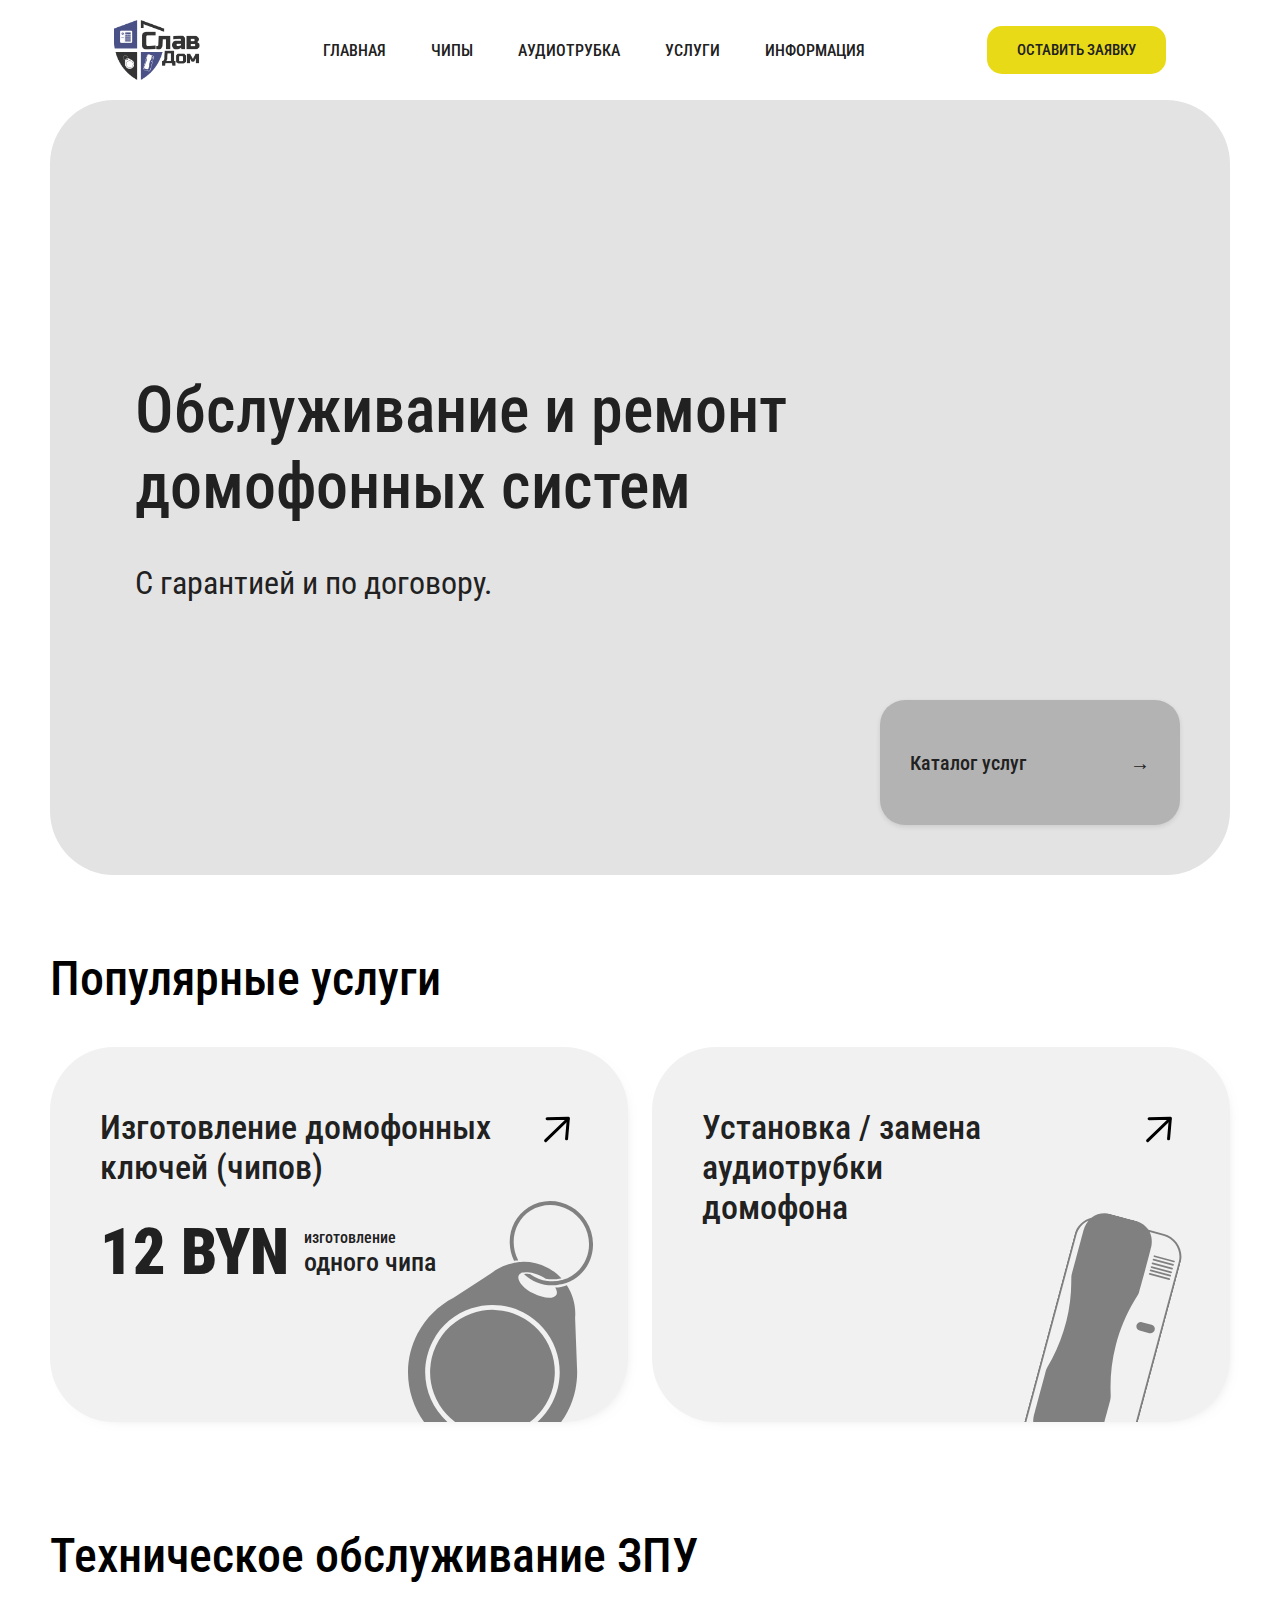
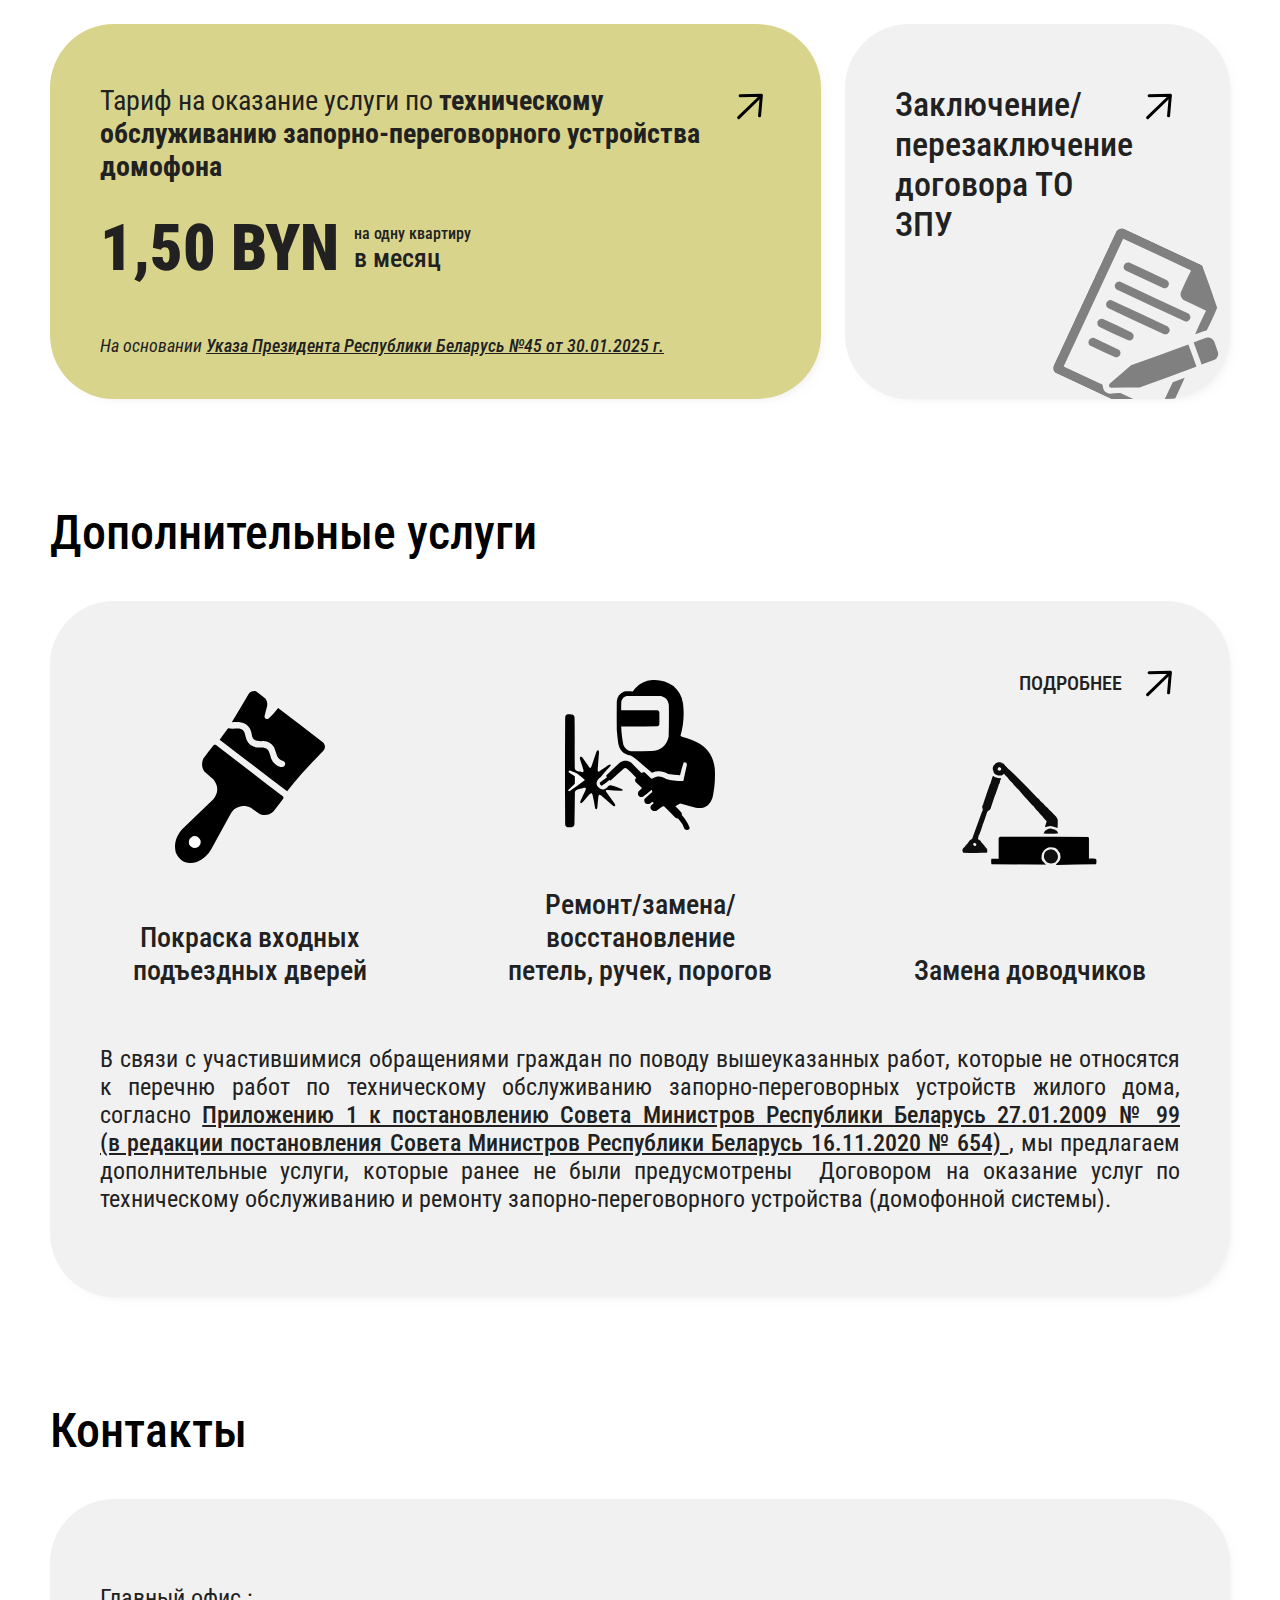
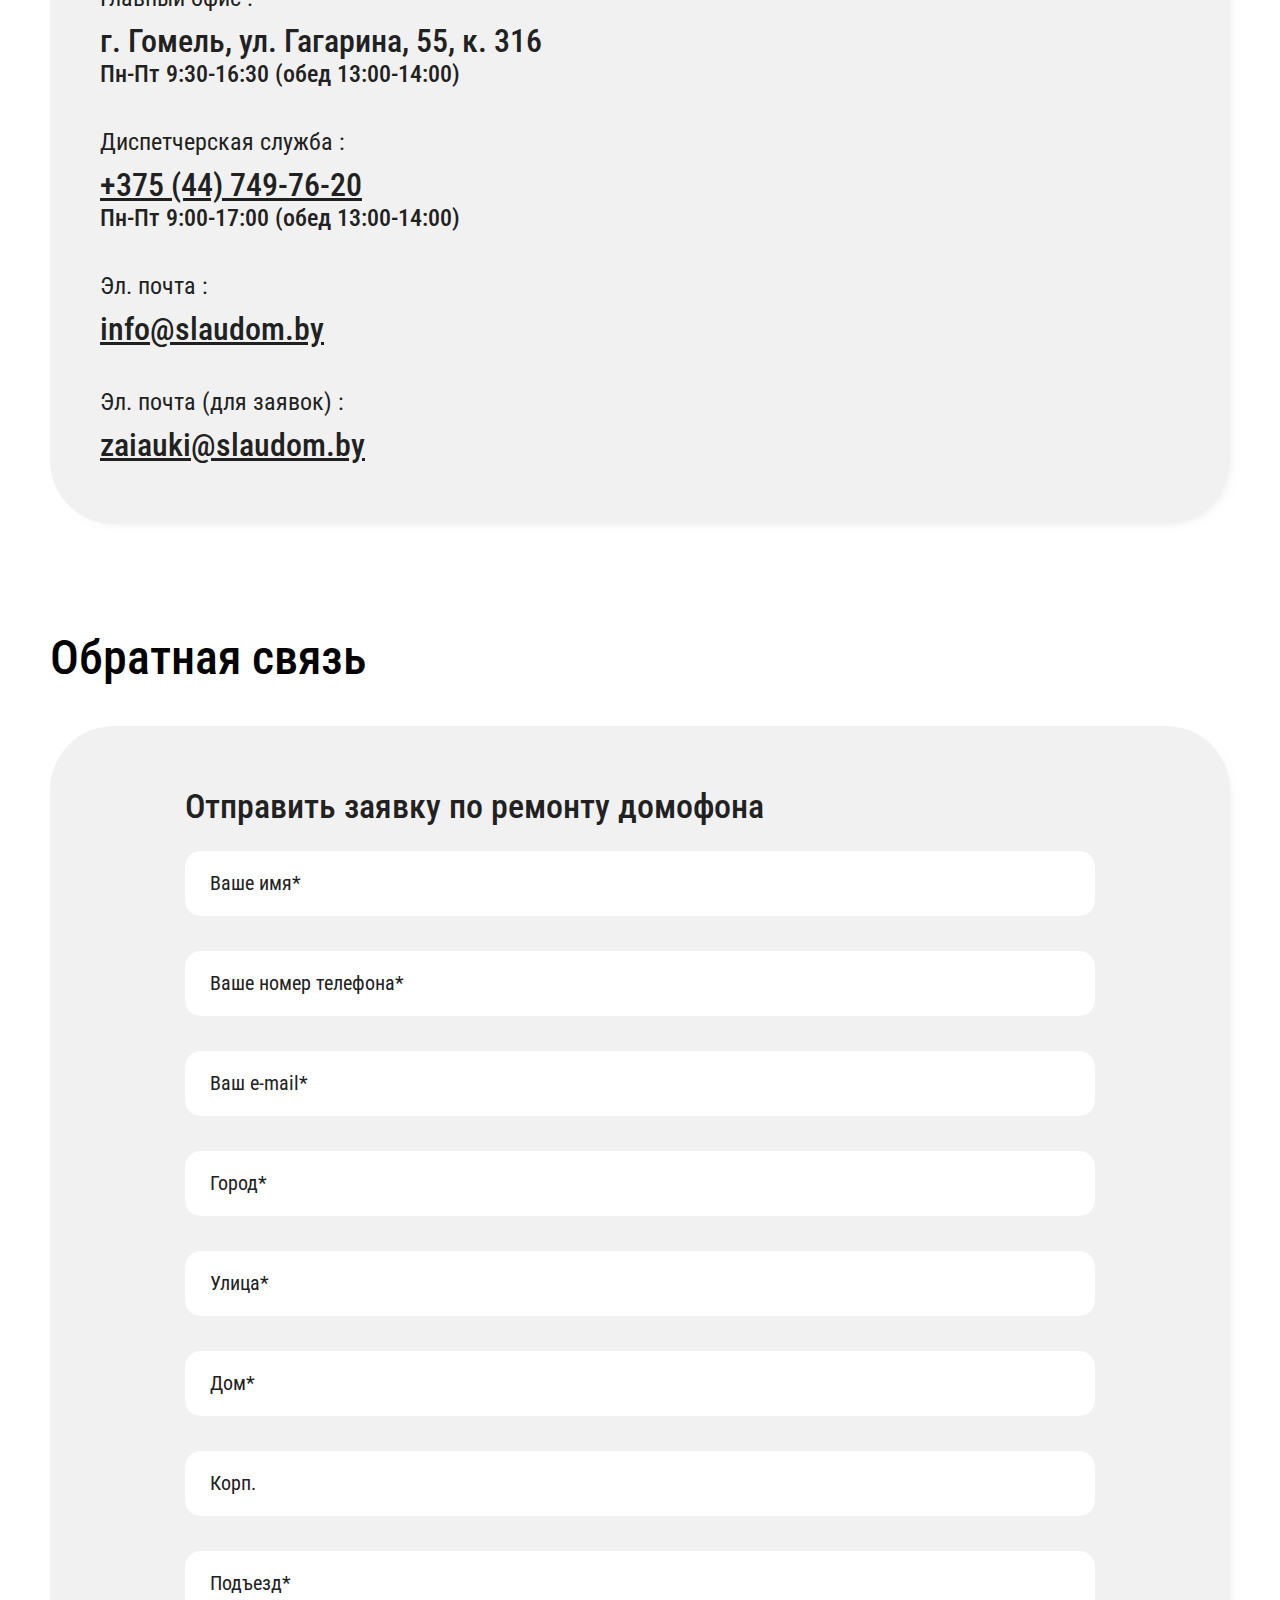
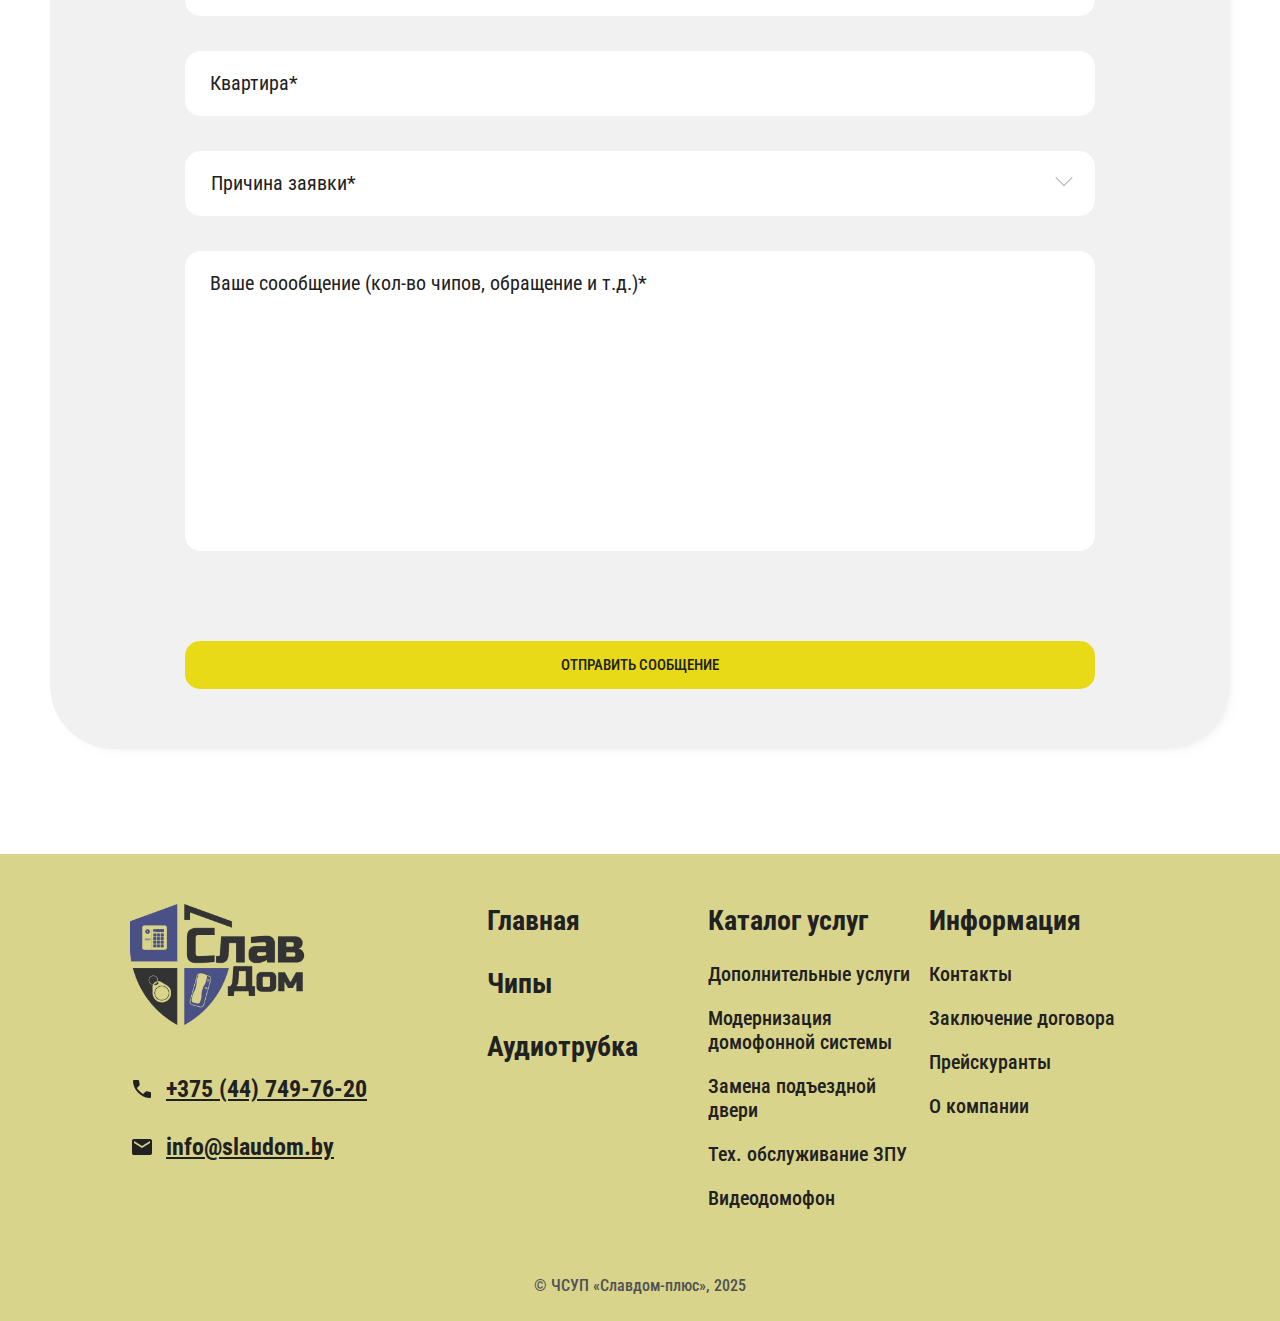
<file: index.html>
<!DOCTYPE html>
<html>
  <head>
    <meta name="viewport" content="width=device-width, initial-scale=1.0" />
    <link rel="preconnect" href="https://fonts.googleapis.com" />
    <link rel="preconnect" href="https://fonts.gstatic.com" crossorigin />
    <link
      href="https://fonts.googleapis.com/css2?family=Roboto+Condensed:ital,wght@0,100..900;1,100..900&display=swap"
      rel="stylesheet"
    />
    <link rel="stylesheet" href="./src/css/index.css" />
    <link rel="stylesheet" href="./src/css/ui.css" />
    <link rel="stylesheet" href="./src/css/header.css" />
    <link rel="stylesheet" href="./src/css/main.css" />
    <link rel="stylesheet" href="./src/css/sections.css" />
    <link rel="stylesheet" href="./src/css/footer.css" />

    <script src="./src/js/burgerMenu.js"></script>
    <script src="./src/js/select.js"></script>
  </head>
  <body>
    <div class="background-balls">
      <div></div>
      <div></div>
      <div></div>
    </div>
    <div class="wrapper">
      <header class="header">
        <div class="header__container">
          <img class="header__logo" src="./src/img/logo.png" alt="Славдом+" />
          <nav id="menu" class="header__menu">
            <li class="header__menu-item menu-item"><a href="/">главная</a></li>
            <li class="header__menu-item menu-item">
              <a href="keys">чипы</a>
            </li>
            <li class="header__menu-item menu-item">
              <a href="sub-device">аудиотрубка</a>
            </li>
            <li class="header__menu-item menu-item">
              <a href="services">услуги</a>
            </li>
            <li class="header__menu-item menu-item">
              <a href="">информация</a>
            </li>
            <a
              href="#feedback-section"
              class="request-button_link-mobile menu-item"
            >
              Оставить заявку
            </a>
          </nav>
          <a
            href="#feedback-section"
            id="request-button_link-header"
            class="request-button_link"
          >
            Оставить заявку
          </a>
          <label id="burger" for="check" class="burger">
            <input type="checkbox" id="check" />
            <span></span>
            <span></span>
            <span></span>
          </label>
        </div>
      </header>

      <div class="page-wrapper">
        <main class="main">
          <div class="main__container">
            <div class="main__block">
              <div class="main__text">
                <h1 class="main__title">
                  Обслуживание и ремонт<br />домофонных систем
                </h1>
                <p class="main__subtitle">С гарантией и по договору.</p>
              </div>
              <div class="main__button-container">
                <a class="main__button" href="#">
                  <p>Каталог услуг</p>
                  <p>→</p>
                </a>
              </div>
            </div>
          </div>
        </main>

        <section id="popular-services" class="section">
          <header>
            <h2 class="section__title">Популярные услуги</h2>
          </header>
          <main class="section__main">
            <a href="keys" class="section__grid-block _hoverable">
              <header class="section__grid-block-header">
                <h4 class="section__grid-block-title">
                  Изготовление домофонных<br />
                  ключей (чипов)
                </h4>
                <img
                  src="./src/img/arrow.svg"
                  alt=">"
                  class="section-grid-block__link-arrow"
                />
              </header>
              <main class="section__grid-block__main">
                <div class="price-block">
                  <h1 class="price-block__value">12 BYN</h1>
                  <p class="price-block__description">
                    <span class="price-block__description-small-text"
                      >изготовление</span
                    >
                    <span class="price-block__description-medium-text"
                      >одного чипа</span
                    >
                  </p>
                </div>
                <div id="chip_svg_block" class="section-block__img"></div>
              </main>
            </a>
            <a href="sub-device" class="section__grid-block _hoverable">
              <header class="section__grid-block-header">
                <h4 class="section__grid-block-title">
                  Установка / замена аудиотрубки<br />
                  домофона
                </h4>
                <img
                  src="./src/img/arrow.svg"
                  alt=">"
                  class="section-grid-block__link-arrow"
                />
              </header>
              <main class="section-block__main">
                <div id="au_svg_block" class="section-block__img"></div>
              </main>
            </a>
          </main>
        </section>

        <section id="to-zpu-section" class="section">
          <header>
            <h2 class="section__title">Техническое обслуживание ЗПУ</h2>
          </header>
          <div class="section__main">
            <div
              class="section__grid-block section__grid-block_select _hoverable"
            >
              <header class="section__grid-block-header">
                <h4 class="section-block__title-small">
                  Тариф на оказание услуги по
                  <strong
                    >техническому обслуживанию<br class="br_to" />
                    запорно-переговорного устройства домофона</strong
                  >
                </h4>
                <img
                  src="./src/img/arrow.svg"
                  alt=">"
                  class="section-grid-block__link-arrow"
                />
              </header>
              <main class="section__grid-block__main">
                <div class="price-block">
                  <h1 class="price-block__value">1,50 BYN</h1>
                  <p class="price-block__description">
                    <span class="price-block__description-small-text"
                      >на одну квартиру</span
                    >
                    <span class="price-block__description-medium-text"
                      >в месяц</span
                    >
                  </p>
                </div>
              </main>
              <footer class="section-block__footer">
                <p class="section-block__footer-em">
                  <em
                    >На основании
                    <a href="" class="section-block__footer-em-link">
                      Указа Президента Республики Беларусь №45 от 30.01.2025 г.
                    </a>
                  </em>
                </p>
              </footer>
            </div>
            <div class="section__grid-block _hoverable">
              <header class="section__grid-block-header">
                <h4 class="section__grid-block-title">
                  Заключение/перезаключение договора ТО ЗПУ
                </h4>
                <img
                  src="./src/img/arrow.svg"
                  alt=">"
                  class="section-grid-block__link-arrow"
                />
              </header>
              <main class="section-block__main">
                <div id="contract_svg_block" class="section-block__img"></div>
              </main>
            </div>
          </div>
        </section>

        <section id="add-services-section" class="section">
          <header>
            <h2 class="section__title">Дополнительные услуги</h2>
          </header>
          <a href="add-services" class="section__main">
            <div class="section__grid-block _hoverable">
              <header class="section__grid-block-header">
                <h4 class="section__grid-block-title-small"></h4>
                <div class="section-block__arrow-container">
                  <span>ПОДРОБНЕЕ</span>
                  <img
                    src="./src/img/arrow.svg"
                    alt=">"
                    class="section-grid-block__link-arrow"
                  />
                </div>
              </header>
              <main class="section__grid-block__main">
                <div class="section-block__add-services-container">
                  <div class="section-block__add-service-container">
                    <img
                      src="./src/img/dye.svg"
                      alt="Покраска"
                      class="section-block__add-service-img"
                    />
                    <p class="section-block__add-service-title">
                      Покраска входных подъездных дверей
                    </p>
                  </div>
                  <div class="section-block__add-service-container">
                    <img
                      src="./src/img/welding.svg"
                      alt="Сварка"
                      class="section-block__add-service-img"
                    />
                    <p class="section-block__add-service-title">
                      Ремонт/замена/восстановление петель, ручек, порогов
                    </p>
                  </div>
                  <div class="section-block__add-service-container">
                    <img
                      src="./src/img/closer.svg"
                      alt="Доводчик"
                      class="section-block__add-service-img"
                    />
                    <p class="section-block__add-service-title">
                      Замена доводчиков
                    </p>
                  </div>
                </div>
                <p class="section-block__footer-em_medium">
                  В связи с участившимися обращениями граждан по поводу
                  вышеуказанных работ, которые не относятся к перечню работ по
                  техническому обслуживанию запорно-переговорных устройств
                  жилого дома, согласно
                  <span href="" class="section-block__footer-em-link">
                    Приложению 1 к постановлению Совета Министров Республики
                    Беларусь 27.01.2009 № 99 (в редакции постановления Совета
                    Министров Республики Беларусь 16.11.2020 № 654) </span
                  >, мы предлагаем дополнительные услуги, которые ранее не были
                  предусмотрены  Договором на оказание услуг по техническому
                  обслуживанию и ремонту запорно-переговорного устройства
                  (домофонной системы). 
                </p>
              </main>
            </div>
          </a>
        </section>

        <section id="contracts-section" class="section">
          <header>
            <h2 class="section__title">Контакты</h2>
          </header>
          <div class="section__main">
            <div class="section__grid-block">
              <main class="section__grid-block__main">
                <div class="section-block-contacts__container">
                  <div class="section-block-contacts__info-container">
                    <div class="section-block-contacts__info-item">
                      <p class="section-block-contacts__info-label">
                        Главный офис
                      </p>
                      <p class="section-block-contacts__info-address-large">
                        г. Гомель, ул. Гагарина, 55, к. 316
                      </p>
                      <p class="section-block-contacts__info-medium">
                        Пн-Пт 9:30-16:30 (обед 13:00-14:00)
                      </p>
                    </div>
                    <div class="section-block-contacts__info-item">
                      <p class="section-block-contacts__info-label">
                        Диспетчерская служба
                      </p>
                      <a
                        href="tel:+375447497620"
                        class="section-block-contacts__info-address-large"
                        >+375 (44) 749-76-20</a
                      >
                      <p class="section-block-contacts__info-medium">
                        Пн-Пт 9:00-17:00 (обед 13:00-14:00)
                      </p>
                    </div>
                    <div class="section-block-contacts__info-item">
                      <p class="section-block-contacts__info-label">
                        Эл. почта
                      </p>
                      <a
                        href="mailto:info@slaudom.by"
                        class="section-block-contacts__info-address-large"
                        >info@slaudom.by</a
                      >
                    </div>
                    <div class="section-block-contacts__info-item">
                      <p class="section-block-contacts__info-label">
                        Эл. почта (для заявок)
                      </p>
                      <a
                        href="mailto:zaiauki@slaudom.by"
                        class="section-block-contacts__info-address-large"
                        >zaiauki@slaudom.by</a
                      >
                    </div>
                  </div>
                  <div class="section-block-contacts__map-container">
                    <iframe
                      style="border-radius: 25px"
                      src="https://yandex.by/map-widget/v1/?z=12&ol=biz&oid=209912426809"
                      width="100%"
                      height="100%"
                      frameborder="0"
                    ></iframe>
                  </div>
                </div>
              </main>
            </div>
          </div>
        </section>

        <section id="feedback-section" class="section">
          <header>
            <h2 class="section__title">Обратная связь</h2>
          </header>
          <div class="section__main">
            <div
              class="section__grid-block"
              style="overflow: auto; height: auto"
            >
              <header class="section__grid-block__header">
                <h4 class="section__grid-block-title">
                  Отправить заявку по ремонту домофона
                </h4>
              </header>
              <main class="section__grid-block__main">
                <form action="" method="post">
                  <div class="feedback-section__grid-container">
                    <div class="input-box" style="grid-column: span 5">
                      <input
                        type="text"
                        name="name"
                        autocomplete="name"
                        id="nameInput"
                        placeholder="&nbsp;"
                      />
                      <label for="nameInput">Ваше имя*</label>
                    </div>
                    <div class="input-box" style="grid-column: span 5">
                      <input
                        type="tel"
                        name="tel"
                        autocomplete="tel"
                        id="telInput"
                        placeholder="&nbsp;"
                      />
                      <label for="telInput">Ваше номер телефона*</label>
                    </div>
                    <div class="input-box" style="grid-column: span 5">
                      <input
                        type="email"
                        name="email"
                        autocomplete="email"
                        id="emailInput"
                        placeholder="&nbsp;"
                      />
                      <label for="emailInput">Ваш e-mail*</label>
                    </div>

                    <div class="input-box" style="grid-column: span 3">
                      <input
                        type="text"
                        name="city"
                        autocomplete="address-level2"
                        id="cityInput"
                        placeholder="&nbsp;"
                      />
                      <label for="cityInput">Город*</label>
                    </div>

                    <div class="input-box" style="grid-column: span 4">
                      <input
                        type="text"
                        name="street"
                        autocomplete="street-address"
                        id="streetInput"
                        placeholder="&nbsp;"
                      />
                      <label for="streetInput">Улица*</label>
                    </div>

                    <div class="input-box" style="grid-column: span 2">
                      <input
                        type="text"
                        name="house"
                        id="houseInput"
                        placeholder="&nbsp;"
                      />
                      <label for="houseInput">Дом*</label>
                    </div>

                    <div class="input-box" style="grid-column: span 2">
                      <input
                        type="text"
                        name="building"
                        id="buildingInput"
                        placeholder="&nbsp;"
                      />
                      <label for="buildingInput">Корп.</label>
                    </div>

                    <div class="input-box" style="grid-column: span 2">
                      <input
                        type="number"
                        name="entrance"
                        id="entranceInput"
                        placeholder="&nbsp;"
                        min="1"
                        max="99"
                      />
                      <label for="entranceInput">Подъезд*</label>
                    </div>

                    <div class="input-box" style="grid-column: span 2">
                      <input
                        type="text"
                        name="apartment"
                        id="apartmentInput"
                        placeholder="&nbsp;"
                      />
                      <label for="apartmentInput">Квартира*</label>
                    </div>

                    <div
                      class="select"
                      id="customSelect"
                      style="grid-column: span 15"
                    >
                      <div class="select__label">Причина заявки*</div>
                      <div
                        class="select__selectedOption"
                        id="selectedOption"
                      ></div>
                      <span class="arrow">
                        <span></span>
                        <span></span>
                      </span>
                      <div class="select__options" id="optionsContainer">
                        <div class="select__option" data-value="1">
                          Неисправность домофонной системы
                        </div>
                        <div class="select__option" data-value="2">
                          Заказать домофонные ключи (чипы)
                        </div>
                        <div class="select__option" data-value="3">
                          Установаить домофонную трубку
                        </div>
                        <div class="select__option" data-value="4">
                          Другое сообщение
                        </div>
                      </div>
                    </div>

                    <div
                      class="input-box"
                      style="grid-column: span 15; min-height: 300px"
                    >
                      <textarea
                        placeholder="&nbsp;"
                        name="reason-text"
                        id="reasonText"
                      ></textarea>
                      <label for="entranceInput"
                        >Ваше соообщение (кол-во чипов, обращение и
                        т.д.)*</label
                      >
                    </div>
                    <div style="grid-column: span 12"></div>

                    <button
                      type="submit"
                      class="request-button_link"
                      style="grid-column: span 3; margin-top: 20px"
                    >
                      Отправить сообщение
                    </button>
                  </div>
                </form>
              </main>
            </div>
          </div>
        </section>
      </div>
    </div>
    <footer class="footer">
      <div class="footer__container">
        <div class="footer__col">
          <img src="./src/img/logo.png" alt="Славдом" class="footer__logo" />
          <a href="tel:+375447497620" class="footer__contact-item">
            <img src="../src/img/phone.svg" alt="" />
            <span>+375 (44) 749-76-20</span>
          </a>
          <a href="tel:+375447497620" class="footer__contact-item">
            <img src="../src/img/mail.svg" alt="" />
            <span>info@slaudom.by</span>
          </a>
        </div>
        <div class="footer__col" style="gap: 30px">
          <a href="" class="footer__link-item"> Главная </a>
          <a href="keys" class="footer__link-item"> Чипы </a>
          <a href="sub-device" class="footer__link-item"> Аудиотрубка </a>
        </div>
        <div class="footer__col" style="gap: 25px">
          <a href="services" class="footer__link-item"> Каталог услуг </a>
          <div class="footer__link-list">
            <a href="add-services" class="footer__link-list-item"
              >Дополнительные услуги</a
            >
            <a class="footer__link-list-item"
              >Модернизация домофонной системы</a
            >
            <a class="footer__link-list-item">Замена подъездной двери</a>
            <a class="footer__link-list-item">Тех. обслуживание ЗПУ</a>
            <a class="footer__link-list-item">Видеодомофон</a>
          </div>
        </div>
        <div class="footer__col" style="gap: 25px">
          <a class="footer__link-item"> Информация </a>
          <div class="footer__link-list">
            <a class="footer__link-list-item">Контакты</a>
            <a class="footer__link-list-item">Заключение договора</a>
            <a class="footer__link-list-item">Прейскуранты</a>
            <a class="footer__link-list-item footer__link-list-item_disabled"
              >О компании</a
            >
          </div>
        </div>
        <p class="footer__copyright">© ЧCУП «Славдом-плюс», 2025</p>
      </div>
    </footer>
  </body>
</html>
</file>
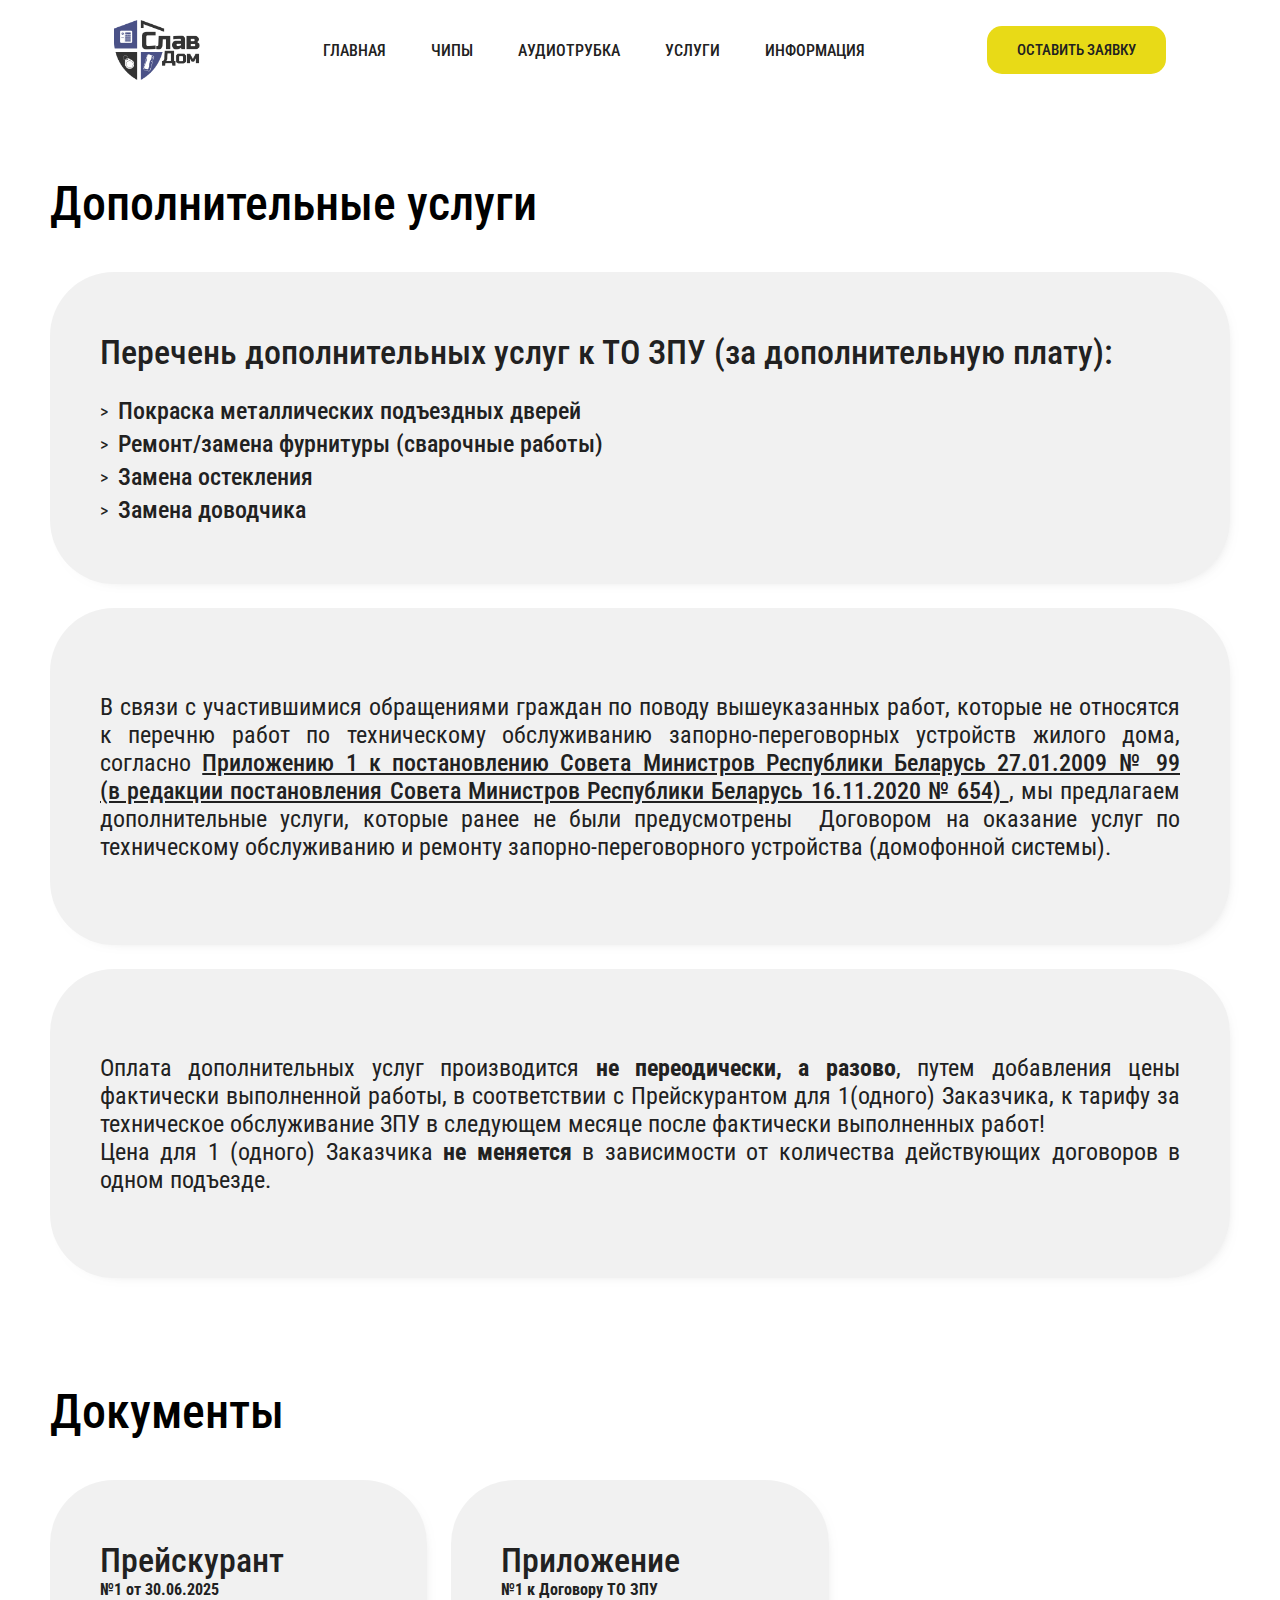
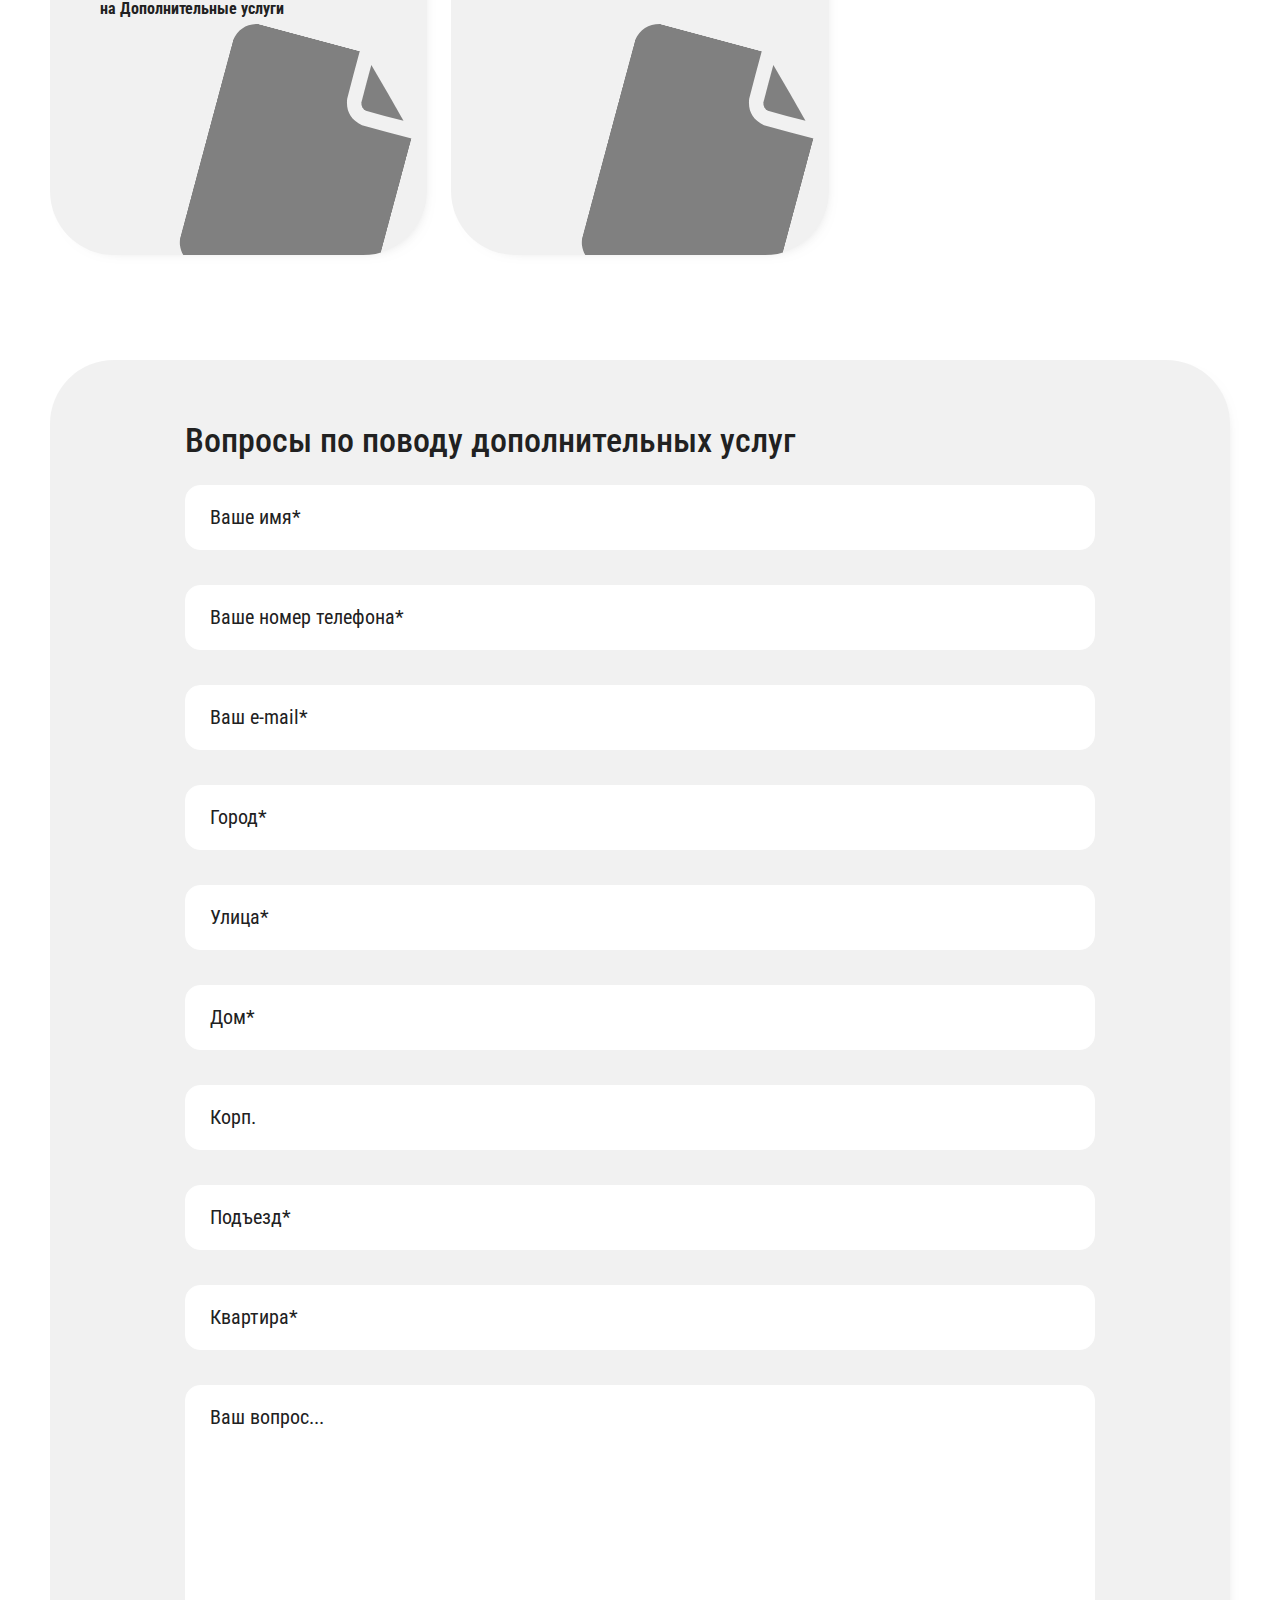
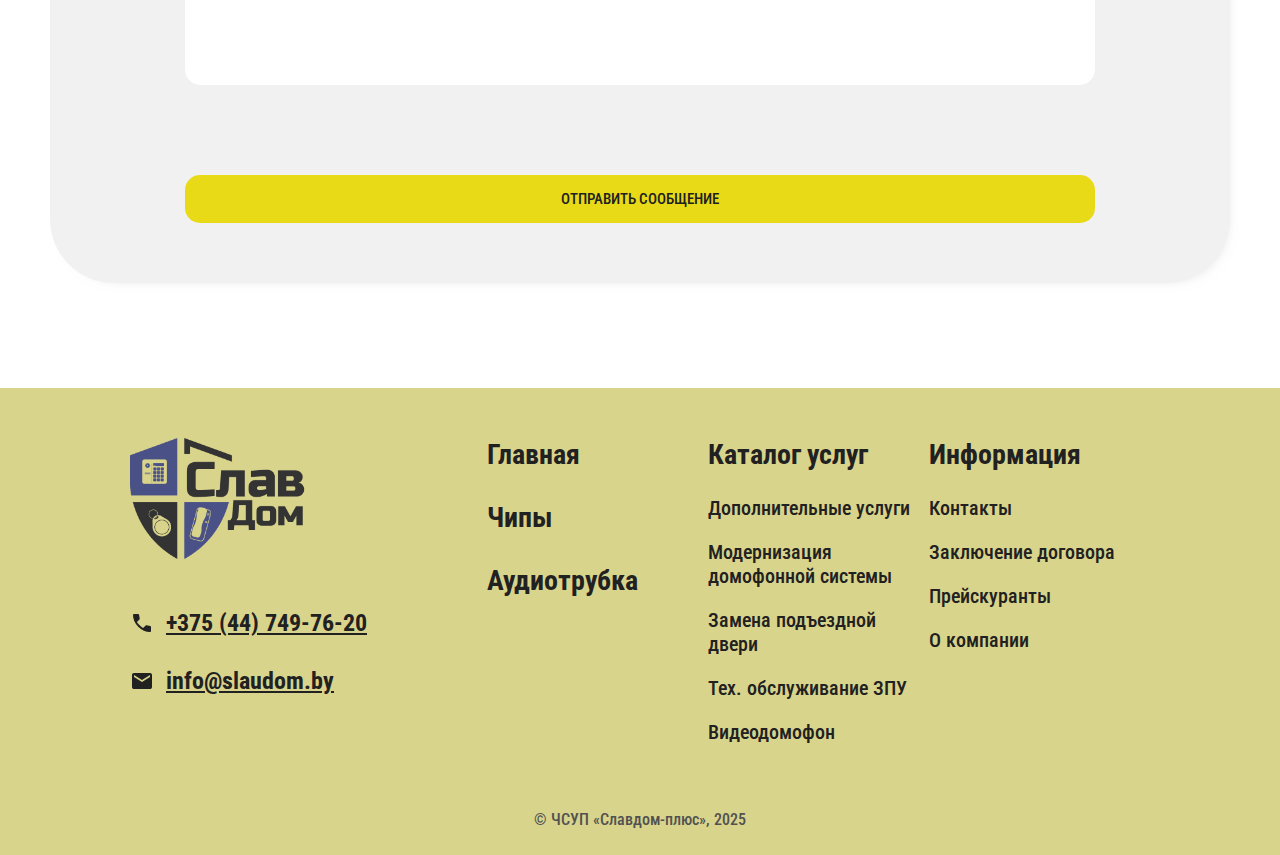
<file: add-services/index.html>
<!DOCTYPE html>
<html>
  <head>
    <meta name="viewport" content="width=device-width, initial-scale=1.0" />
    <link rel="preconnect" href="https://fonts.googleapis.com" />
    <link rel="preconnect" href="https://fonts.gstatic.com" crossorigin />
    <link
      href="https://fonts.googleapis.com/css2?family=Roboto+Condensed:ital,wght@0,100..900;1,100..900&display=swap"
      rel="stylesheet"
    />
    <link rel="stylesheet" href="../src/css/index.css" />
    <link rel="stylesheet" href="../src/css/ui.css" />
    <link rel="stylesheet" href="../src/css/header.css" />
    <link rel="stylesheet" href="../src/css/main.css" />
    <link rel="stylesheet" href="../src/css/sections.css" />
    <link rel="stylesheet" href="../src/css/footer.css" />

    <script src="../src/js/burgerMenu.js"></script>
    <script src="../src/js/select.js"></script>
    <script src="../src/js/accordion.js"></script>
    <script src="https://www.google.com/recaptcha/api.js"></script>
  </head>
  <body>
    <div class="background-balls">
      <div></div>
      <div></div>
      <div></div>
    </div>
    <div class="wrapper">
      <header class="header">
        <div class="header__container">
          <img class="header__logo" src="../src/img/logo.png" alt="Славдом+" />
          <nav id="menu" class="header__menu">
            <li class="header__menu-item menu-item">
              <a href="../">главная</a>
            </li>
            <li class="header__menu-item menu-item">
              <a href="../keys">чипы</a>
            </li>
            <li class="header__menu-item menu-item">
              <a href="../sub-device">аудиотрубка</a>
            </li>
            <li class="header__menu-item menu-item">
              <a href="../services">услуги</a>
            </li>
            <li class="header__menu-item menu-item">
              <a href="">информация</a>
            </li>
            <a
              href="../#feedback-section"
              class="request-button_link-mobile menu-item"
            >
              Оставить заявку
            </a>
          </nav>
          <a
            href="../#feedback-section"
            id="request-button_link-header"
            class="request-button_link"
          >
            Оставить заявку
          </a>
          <label id="burger" for="check" class="burger">
            <input type="checkbox" id="check" />
            <span></span>
            <span></span>
            <span></span>
          </label>
        </div>
      </header>

      <div class="page-wrapper">
        <section id="add-services" class="section">
          <header>
            <h2 class="section__title">Дополнительные услуги</h2>
          </header>
          <main class="section__main">
            <div
              class="section__grid-block"
              style="overflow: auto; height: auto"
            >
              <header class="section__grid-block__header">
                <h4 class="section__grid-block-title">
                  Перечень дополнительных услуг к ТО ЗПУ (за дополнительную
                  плату):
                </h4>
              </header>
              <main class="section__grid-block__main">
                <div class="accordion">
                  <div class="accodrion__container">
                    <div class="accordion__item">
                      <label
                        for="accordion-add-services-1"
                        class="accordion__item-label"
                      >
                        <input
                          type="checkbox"
                          name="accordion-add-services"
                          id="accordion-add-services-1"
                        />
                        <h4 class="accordion__item-title">
                          Покраска металлических подъездных дверей
                        </h4></label
                      >
                      <div class="accordion__item-body">
                        <ol class="accordion__item-body-list-container">
                          <li class="accordion__item-body-list-item">
                            <strong>Удаление объявлений: </strong> скребком или
                            шпателем счищаем все бумажные наклейки.
                          </li>
                          <li class="accordion__item-body-list-item">
                            <strong>Очистка от старого покрытия: </strong>
                            металлической щеткой или болгаркой удаляем
                            отслаивающуюся краску.
                          </li>
                          <li class="accordion__item-body-list-item">
                            <strong>Обезжиривание: </strong> протираем всю
                            поверхность уайт-спиритом или специальным
                            обезжиривателем
                          </li>
                          <li class="accordion__item-body-list-item">
                            <strong>Обработка коррозии: </strong> на ржавые
                            участки наносим преобразователь ржавчины
                          </li>
                          <li class="accordion__item-body-list-item">
                            <strong
                              >Защита окружающих зон и оборудования:
                            </strong>
                            оклеиваем оборудование и дверную коробку по
                            периметру малярной лентой
                          </li>
                          <li class="accordion__item-body-list-item">
                            <strong>Окрашивание: </strong>
                            используем специализированную молотковую эмаль для
                            металлических дверей (цвет: серый/коричневый)
                          </li>
                        </ol>
                      </div>
                    </div>
                    <div class="accordion__item">
                      <label
                        for="accordion-add-services-2"
                        class="accordion__item-label"
                      >
                        <input
                          type="checkbox"
                          name="accordion-add-services"
                          id="accordion-add-services-2"
                        />
                        <h4 class="accordion__item-title">
                          Ремонт/замена фурнитуры (сварочные работы)
                        </h4></label
                      >
                      <div class="accordion__item-body">
                        <p class="accordion__item-paragraph">
                          Работы по ремонту, замене или восстановлению петель,
                          ручек и порогов (включая сварочные работы).
                        </p>
                      </div>
                    </div>
                    <div class="accordion__item">
                      <label
                        for="accordion-add-services-3"
                        class="accordion__item-label"
                      >
                        <input
                          type="checkbox"
                          name="accordion-add-services"
                          id="accordion-add-services-3"
                        />
                        <h4 class="accordion__item-title">Замена остекления</h4>
                      </label>
                      <div class="accordion__item-body">
                        <p class="accordion__item-paragraph">
                          Установка нового остекления (не относится к замене
                          стеклопакетов).
                        </p>
                      </div>
                    </div>
                    <div class="accordion__item">
                      <label
                        for="accordion-add-services-4"
                        class="accordion__item-label"
                      >
                        <input
                          type="checkbox"
                          name="accordion-add-services"
                          id="accordion-add-services-4"
                        />
                        <h4 class="accordion__item-title">Замена доводчика</h4>
                      </label>
                      <div class="accordion__item-body">
                        <div>
                          <p class="accordion__item-paragraph">
                            Полная установка <strong>нового доводчика</strong> с
                            регулировкой.
                          </p>
                          <ul class="">
                            <li class="">
                              <h4 class="">Бесплатные работы в рамках ТО</h4>
                              <div class="">
                                <p class="accordion__item-paragraph">
                                  Ремонт, регулировка доводчика и даже замена
                                  его рычага выполняются
                                  <strong>без дополнительной оплаты</strong> во
                                  время планового технического обслуживания ЗПУ.
                                </p>
                              </div>
                            </li>
                            <li class="">
                              <h4 class="">Когда нужна замена</h4>
                              <div class="">
                                <p class="accordion__item-paragraph">
                                  Полная замена доводчика требуется в следующих
                                  случаях:
                                </p>
                                <ul>
                                  <li>
                                    Утечка гидравлического масла из корпуса
                                  </li>
                                  <li>
                                    Износ (истирание) точек крепления рычага на
                                    корпусе доводчика
                                  </li>
                                  <li>Отсутствие доводчика</li>
                                </ul>
                              </div>
                            </li>
                            <li class="">
                              <h4 class="">Срок службы доводчика</h4>
                              <div class="">
                                <ul>
                                  <li>
                                    Зависит от интенсивности использования (чем
                                    больше людей пользуется дверью, тем быстрее
                                    изнашивается доводчик).
                                  </li>
                                  <li>
                                    В подъезде с 36 квартирами при регулярном
                                    обслуживании средний срок службы доводчика
                                    составляет 3,5–4 года.
                                  </li>
                                </ul>
                              </div>
                            </li>
                          </ul>
                        </div>
                      </div>
                    </div>
                  </div>
                </div>
              </main>
            </div>
            <div
              class="section__grid-block"
              style="overflow: auto; height: auto"
            >
              <main class="section__grid-block__main">
                <p class="section-block__footer-em_medium">
                  В связи с участившимися обращениями граждан по поводу
                  вышеуказанных работ, которые не относятся к перечню работ по
                  техническому обслуживанию запорно-переговорных устройств
                  жилого дома, согласно
                  <a
                    href="https://pravo.by/document/?guid=12551&p0=C22000654"
                    class="section-block__footer-em-link"
                    target="_blank"
                  >
                    Приложению 1 к постановлению Совета Министров Республики
                    Беларусь 27.01.2009 № 99 (в редакции постановления Совета
                    Министров Республики Беларусь 16.11.2020 № 654) </a
                  >, мы предлагаем дополнительные услуги, которые ранее не были
                  предусмотрены  Договором на оказание услуг по техническому
                  обслуживанию и ремонту запорно-переговорного устройства
                  (домофонной системы). 
                </p>
              </main>
            </div>
            <div
              class="section__grid-block"
              style="overflow: auto; height: auto"
            >
              <main class="section__grid-block__main">
                <p class="section-block__footer-em_medium">
                  Оплата дополнительных услуг производится
                  <strong>не переодически, а разово</strong>, путем добавления
                  цены фактически выполненной работы, в соответствии с
                  Прейскурантом для 1(одного) Заказчика, к тарифу за техническое
                  обслуживание ЗПУ в следующем месяце после фактически
                  выполненных работ!<br />
                  Цена для 1 (одного) Заказчика <strong>не меняется</strong> в
                  зависимости от количества действующих договоров в одном
                  подъезде.
                </p>
              </main>
            </div>
          </main>
        </section>

        <section id="add-services-docs" class="section">
          <header>
            <h2 class="section__title">Документы</h2>
          </header>
          <main class="section__main">
            <div class="section__grid-block _hoverable">
              <header class="section__grid-block__header">
                <h4 class="section__grid-block-title">Прейскурант</h4>
                <h6 class="section__grid-block-subtitle">
                  №1 от 30.06.2025 <br />на Дополнительные услуги
                </h6>
              </header>
              <main class="section__grid-block__main">
                <div id="docs_svg_block" class="section-block__img"></div>
              </main>
            </div>
            <div class="section__grid-block _hoverable">
              <header class="section__grid-block__header">
                <h4 class="section__grid-block-title">Приложение</h4>
                <h6 class="section__grid-block-subtitle">
                  №1 к Договору ТО ЗПУ
                </h6>
              </header>
              <main class="section__grid-block__main">
                <div id="docs_svg_block" class="section-block__img"></div>
              </main>
            </div>
          </main>
        </section>

        <section id="feedback-section" class="section">
          <div class="section__main">
            <div
              class="section__grid-block"
              style="overflow: auto; height: auto"
            >
              <header class="section__grid-block__header">
                <h4 class="section__grid-block-title">
                  Вопросы по поводу дополнительных услуг
                </h4>
              </header>
              <main class="section__grid-block__main">
                <form action="" method="post">
                  <div class="feedback-section__grid-container">
                    <div class="input-box" style="grid-column: span 5">
                      <input
                        type="text"
                        name="name"
                        autocomplete="name"
                        id="nameInput"
                        placeholder="&nbsp;"
                      />
                      <label for="nameInput">Ваше имя*</label>
                    </div>
                    <div class="input-box" style="grid-column: span 5">
                      <input
                        type="tel"
                        name="tel"
                        autocomplete="tel"
                        id="telInput"
                        placeholder="&nbsp;"
                      />
                      <label for="telInput">Ваше номер телефона*</label>
                    </div>
                    <div class="input-box" style="grid-column: span 5">
                      <input
                        type="email"
                        name="email"
                        autocomplete="email"
                        id="emailInput"
                        placeholder="&nbsp;"
                      />
                      <label for="emailInput">Ваш e-mail*</label>
                    </div>

                    <div class="input-box" style="grid-column: span 3">
                      <input
                        type="text"
                        name="city"
                        autocomplete="address-level2"
                        id="cityInput"
                        placeholder="&nbsp;"
                      />
                      <label for="cityInput">Город*</label>
                    </div>

                    <div class="input-box" style="grid-column: span 4">
                      <input
                        type="text"
                        name="street"
                        autocomplete="street-address"
                        id="streetInput"
                        placeholder="&nbsp;"
                      />
                      <label for="streetInput">Улица*</label>
                    </div>

                    <div class="input-box" style="grid-column: span 2">
                      <input
                        type="text"
                        name="house"
                        id="houseInput"
                        placeholder="&nbsp;"
                      />
                      <label for="houseInput">Дом*</label>
                    </div>

                    <div class="input-box" style="grid-column: span 2">
                      <input
                        type="text"
                        name="building"
                        id="buildingInput"
                        placeholder="&nbsp;"
                      />
                      <label for="buildingInput">Корп.</label>
                    </div>

                    <div class="input-box" style="grid-column: span 2">
                      <input
                        type="number"
                        name="entrance"
                        id="entranceInput"
                        placeholder="&nbsp;"
                        min="1"
                        max="99"
                      />
                      <label for="entranceInput">Подъезд*</label>
                    </div>

                    <div class="input-box" style="grid-column: span 2">
                      <input
                        type="text"
                        name="apartment"
                        id="apartmentInput"
                        placeholder="&nbsp;"
                      />
                      <label for="apartmentInput">Квартира*</label>
                    </div>

                    <div
                      class="input-box"
                      style="grid-column: span 15; min-height: 300px"
                    >
                      <textarea
                        placeholder="&nbsp;"
                        name="reason-text"
                        id="reasonText"
                      ></textarea>
                      <label for="entranceInput">Ваш вопрос...</label>
                    </div>

                    <div style="grid-column: span 12"></div>

                    <button
                      type="submit"
                      class="request-button_link"
                      style="grid-column: span 3; margin-top: 20px"
                    >
                      Отправить сообщение
                    </button>
                  </div>
                </form>
              </main>
            </div>
          </div>
        </section>
      </div>
    </div>
    <footer class="footer">
      <div class="footer__container">
        <div class="footer__col">
          <img src="../src/img/logo.png" alt="Славдом" class="footer__logo" />
          <a href="tel:+375447497620" class="footer__contact-item">
            <img src="../src/img/phone.svg" alt="" />
            <span>+375 (44) 749-76-20</span>
          </a>
          <a href="tel:+375447497620" class="footer__contact-item">
            <img src="../src/img/mail.svg" alt="" />
            <span>info@slaudom.by</span>
          </a>
        </div>
        <div class="footer__col" style="gap: 30px">
          <a href="../" class="footer__link-item"> Главная </a>
          <a href="../keys" class="footer__link-item"> Чипы </a>
          <a href="../sub-device" class="footer__link-item"> Аудиотрубка </a>
        </div>
        <div class="footer__col" style="gap: 25px">
          <a href="../services" class="footer__link-item"> Каталог услуг </a>
          <div class="footer__link-list">
            <a href="../add-services" class="footer__link-list-item"
              >Дополнительные услуги</a
            >
            <a class="footer__link-list-item"
              >Модернизация домофонной системы</a
            >
            <a class="footer__link-list-item">Замена подъездной двери</a>
            <a class="footer__link-list-item">Тех. обслуживание ЗПУ</a>
            <a class="footer__link-list-item">Видеодомофон</a>
          </div>
        </div>
        <div class="footer__col" style="gap: 25px">
          <a class="footer__link-item"> Информация </a>
          <div class="footer__link-list">
            <a class="footer__link-list-item">Контакты</a>
            <a class="footer__link-list-item">Заключение договора</a>
            <a class="footer__link-list-item">Прейскуранты</a>
            <a class="footer__link-list-item footer__link-list-item_disabled"
              >О компании</a
            >
          </div>
        </div>
        <p class="footer__copyright">© ЧCУП «Славдом-плюс», 2025</p>
      </div>
    </footer>
  </body>
</html>
</file>
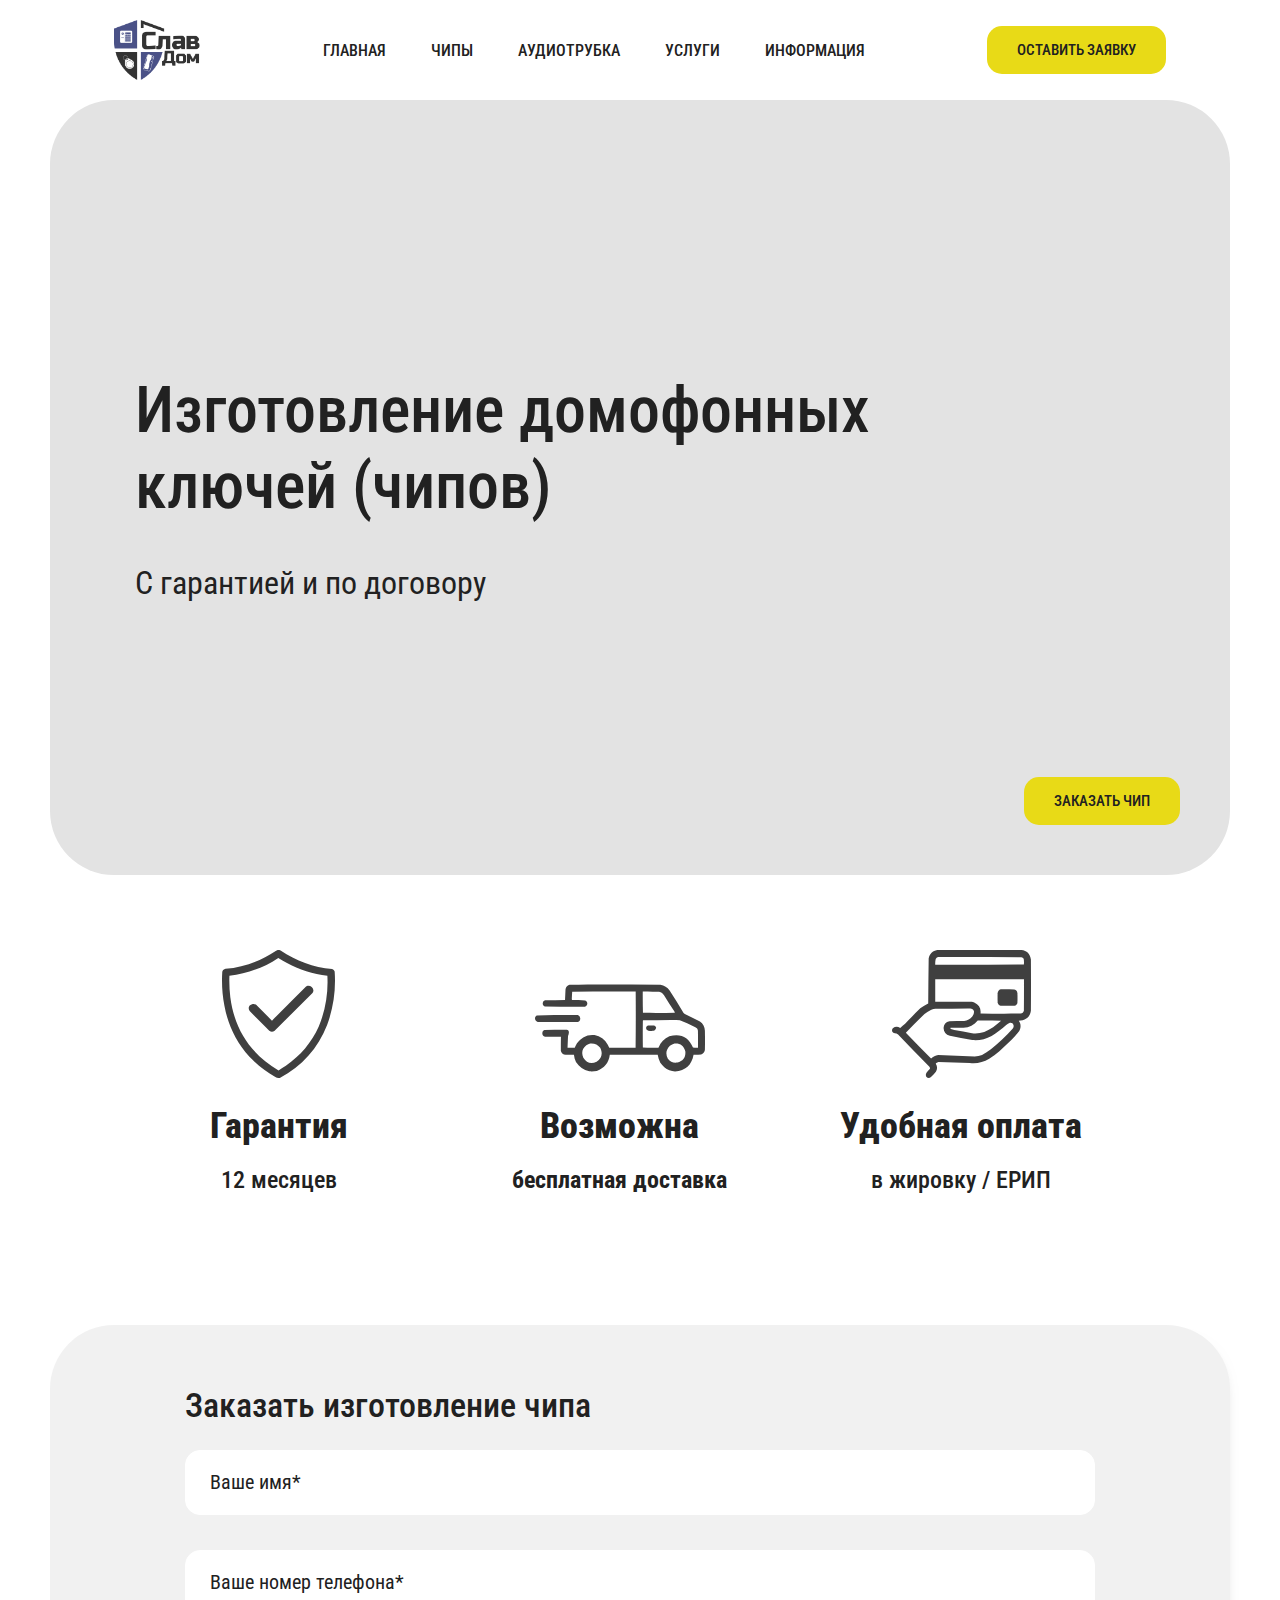
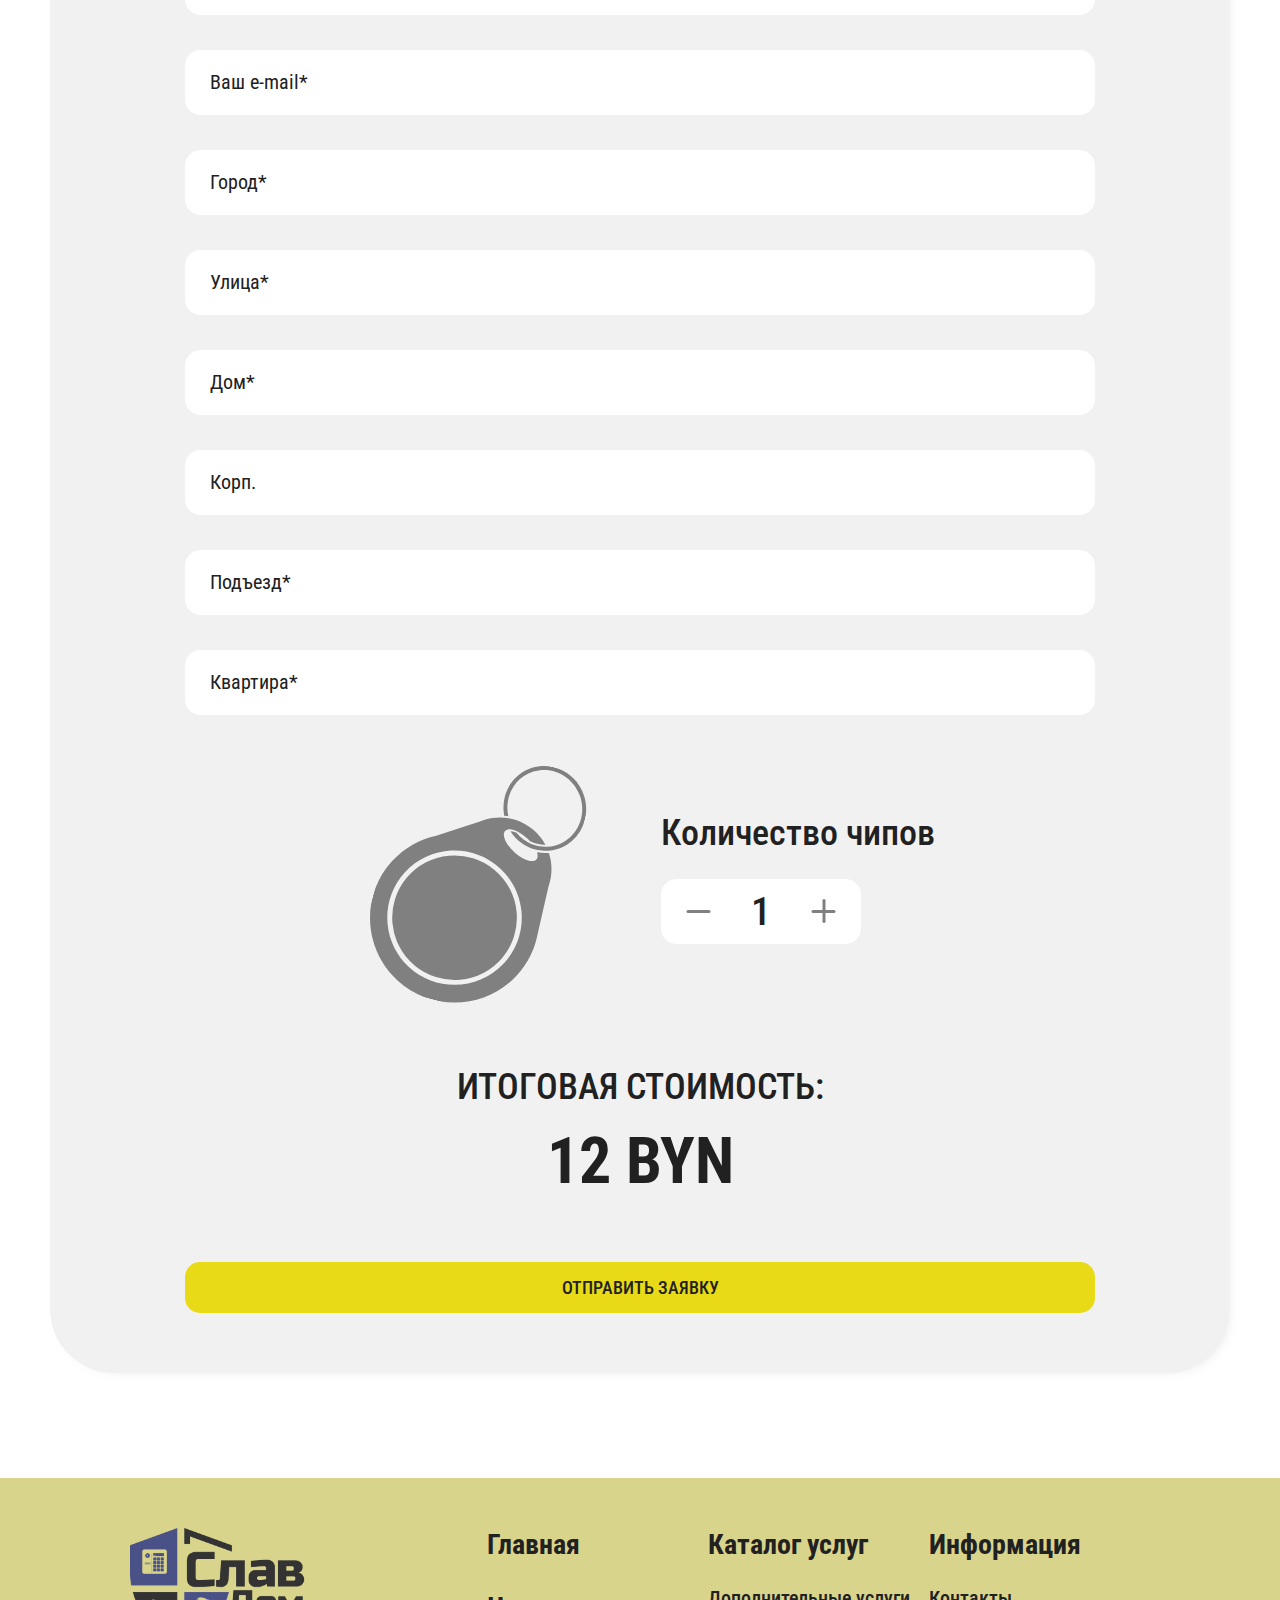
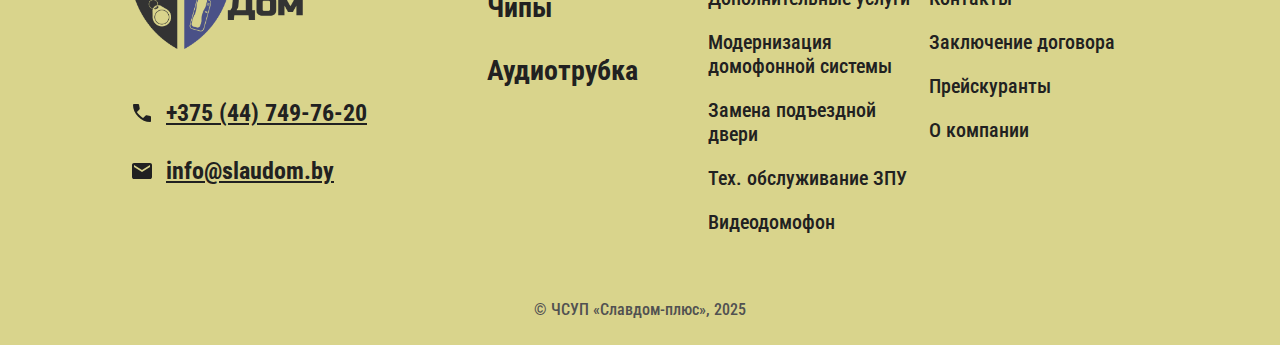
<file: keys/index.html>
<!DOCTYPE html>
<html>
  <head>
    <meta name="viewport" content="width=device-width, initial-scale=1.0" />
    <link rel="preconnect" href="https://fonts.googleapis.com" />
    <link rel="preconnect" href="https://fonts.gstatic.com" crossorigin />
    <link
      href="https://fonts.googleapis.com/css2?family=Roboto+Condensed:ital,wght@0,100..900;1,100..900&display=swap"
      rel="stylesheet"
    />
    <link rel="stylesheet" href="../src/css/index.css" />
    <link rel="stylesheet" href="../src/css/ui.css" />
    <link rel="stylesheet" href="../src/css/header.css" />
    <link rel="stylesheet" href="../src/css/main.css" />
    <link rel="stylesheet" href="../src/css/sections.css" />
    <link rel="stylesheet" href="../src/css/footer.css" />

    <script src="../src/js/burgerMenu.js"></script>
    <script src="../src/js/select.js"></script>
    <script src="../src/js/numInput.js"></script>
  </head>
  <body>
    <div class="background-balls">
      <div></div>
      <div></div>
      <div></div>
    </div>
    <div class="wrapper">
      <header class="header">
        <div class="header__container">
          <img class="header__logo" src="../src/img/logo.png" alt="Славдом+" />
          <nav id="menu" class="header__menu">
            <li class="header__menu-item menu-item"><a href="./../">главная</a></li>
            <li class="header__menu-item menu-item">
              <a href="">чипы</a>
            </li>
            <li class="header__menu-item menu-item">
              <a href="../sub-device">аудиотрубка</a>
            </li>
            <li class="header__menu-item menu-item">
              <a href="../services">услуги</a>
            </li>
            <li class="header__menu-item menu-item">
              <a href="">информация</a>
            </li>
            <a
              href="./../#feedback-section"
              class="request-button_link-mobile menu-item"
            >
              Оставить заявку
            </a>
          </nav>
          <a
            href="./../#feedback-section"
            id="request-button_link-header"
            class="request-button_link"
          >
            Оставить заявку
          </a>
          <label id="burger" for="check" class="burger">
            <input type="checkbox" id="check" />
            <span></span>
            <span></span>
            <span></span>
          </label>
        </div>
      </header>

      <div class="page-wrapper">
        <main id="sub_device_main" class="main">
          <div class="main__container">
            <div class="main__block">
              <div class="main__text">
                <h1 class="main__title">
                  Изготовление домофонных<br />ключей (чипов)
                </h1>
                <p class="main__subtitle">С гарантией и по договору</p>
              </div>
              <div class="main__button-container">
                <a href="#feedback-section" class="request-button_link">
                  заказать чип
                </a>
              </div>
            </div>
          </div>
        </main>

        <section class="section" id="advantages">
          <div class="advantages__container">
            <div class="advantages__item-container">
              <img
                src="../src/img/guarantee.svg"
                alt="Гарантия"
                class="advantages__img"
              />
              <p class="advantages__title-box">
                <h3 class="advantages__title">
                  Гарантия
                </h3>
                <p class="advantages__subtitle">
                  12 месяцев
                </p>
              </p>
            </div>
            <div class="advantages__item-container">
              <img
                src="../src/img/delivery.svg"
                alt="Доставка"
                class="advantages__img"
              />
              <p class="advantages__title-box">
                <h3 class="advantages__title">
                  Возможна
                </h3>
                <p class="advantages__subtitle">
                  <strong>бесплатная доставка</strong>
                </p>
              </p>
            </div>
            <div class="advantages__item-container">
              <img
                src="../src/img/payment.svg"
                alt="Доставка"
                class="advantages__img"
              />
              <p class="advantages__title-box">
                <h3 class="advantages__title">
                  Удобная оплата
                </h3>
                <p class="advantages__subtitle">
                  в жировку / ЕРИП
                </p>
              </p>
            </div>
          </div>
        </section>

        <section id="feedback-section" class="section">
          <div class="section__main">
            <div
              class="section__grid-block"
              style="overflow: auto; height: auto"
            >
              <header class="section__grid-block__header">
                <h4 class="section__grid-block-title">
                  Заказать изготовление чипа
                </h4>
              </header>
              <main class="section__grid-block__main">
                <form action="" method="post">
                  <div class="feedback-section__grid-container">
                    <div class="input-box" style="grid-column: span 5">
                      <input
                        type="text"
                        name="name"
                        autocomplete="name"
                        id="nameInput"
                        placeholder="&nbsp;"
                      />
                      <label for="nameInput">Ваше имя*</label>
                    </div>
                    <div class="input-box" style="grid-column: span 5">
                      <input
                        type="tel"
                        name="tel"
                        autocomplete="tel"
                        id="telInput"
                        placeholder="&nbsp;"
                      />
                      <label for="telInput">Ваше номер телефона*</label>
                    </div>
                    <div class="input-box" style="grid-column: span 5">
                      <input
                        type="email"
                        name="email"
                        autocomplete="email"
                        id="emailInput"
                        placeholder="&nbsp;"
                      />
                      <label for="emailInput">Ваш e-mail*</label>
                    </div>

                    <div class="input-box" style="grid-column: span 3">
                      <input
                        type="text"
                        name="city"
                        autocomplete="address-level2"
                        id="cityInput"
                        placeholder="&nbsp;"
                      />
                      <label for="cityInput">Город*</label>
                    </div>

                    <div class="input-box" style="grid-column: span 4">
                      <input
                        type="text"
                        name="street"
                        autocomplete="street-address"
                        id="streetInput"
                        placeholder="&nbsp;"
                      />
                      <label for="streetInput">Улица*</label>
                    </div>

                    <div class="input-box" style="grid-column: span 2">
                      <input
                        type="text"
                        name="house"
                        id="houseInput"
                        placeholder="&nbsp;"
                      />
                      <label for="houseInput">Дом*</label>
                    </div>

                    <div class="input-box" style="grid-column: span 2">
                      <input
                        type="text"
                        name="building"
                        id="buildingInput"
                        placeholder="&nbsp;"
                      />
                      <label for="buildingInput">Корп.</label>
                    </div>

                    <div class="input-box" style="grid-column: span 2">
                      <input
                        type="number"
                        name="entrance"
                        id="entranceInput"
                        placeholder="&nbsp;"
                        min="1"
                        max="99"
                      />
                      <label for="entranceInput">Подъезд*</label>
                    </div>

                    <div class="input-box" style="grid-column: span 2">
                      <input
                        type="text"
                        name="apartment"
                        id="apartmentInput"
                        placeholder="&nbsp;"
                      />
                      <label for="apartmentInput">Квартира*</label>
                    </div>

                    <div
                      class="input-box keys-cont"
                      style="grid-column: span 15; "
                    >
                      <div class="grid-container-keys">
                        <div
                          class="grid-container-keys__col keys-input__container"
                        >
                          <div
                            id="chip_svg_block"
                            class="keys-input__chip-image"
                          ></div>
                          <div class="keys-input">
                            <label class="keys-input__label" for="">
                              Количество чипов
                            </label>
                            <div class="keys-input__box">
                              <div
                                id="minus-button"
                                class="keys-input__button keys-input__button_minus"
                              ></div>
                              <input
                                class="keys-input__input"
                                type="number"
                                name=""
                                id="chip-input"
                                min="1"
                                max="99"
                                value="1"
                                disabled
                              />
                              <div
                                id="plus-button"
                                class="keys-input__button keys-input__button_plus"
                              ></div>
                            </div>
                          </div>
                        </div>
                        <div
                          class="grid-container-keys__col final-price__container"
                        >
                          <h3 class="final-price__subtitle">
                            итоговая стоимость:
                          </h3>
                          <h2 class="final-price__title" id="prive-value">
                            12 BYN
                          </h2>
                        </div>
                      </div>
                    </div>
                    <div style="grid-column: span 12"></div>

                    <button
                      type="submit"
                      class="request-button_link request-button_chip"
                      style="grid-column: span 3; margin-top: 20px"
                    >
                      Отправить заявку
                    </button>
                  </div>
                </form>
              </main>
            </div>
          </div>
        </section>
      </div>
    </div>
    <footer class="footer">
      <div class="footer__container">
        <div class="footer__col">
          <img src="../src/img/logo.png" alt="Славдом" class="footer__logo" />
          <a href="tel:+375447497620" class="footer__contact-item">
            <img src="../src/img/phone.svg" alt="" />
            <span>+375 (44) 749-76-20</span>
          </a>
          <a href="tel:+375447497620" class="footer__contact-item">
            <img src="../src/img/mail.svg" alt="" />
            <span>info@slaudom.by</span>
          </a>
        </div>
        <div class="footer__col" style="gap: 30px">
          <a href="../" class="footer__link-item"> Главная </a>
          <a href="" class="footer__link-item"> Чипы </a>
          <a href="../sub-device" class="footer__link-item"> Аудиотрубка </a>
        </div>
        <div class="footer__col" style="gap: 25px">
          <a href="../services" class="footer__link-item"> Каталог услуг </a>
          <div class="footer__link-list">
            <a href="../add-services" class="footer__link-list-item"
              >Дополнительные услуги</a
            >
            <a class="footer__link-list-item"
              >Модернизация домофонной системы</a
            >
            <a class="footer__link-list-item"
              >Замена подъездной двери</a
            >
            <a class="footer__link-list-item"
              >Тех. обслуживание ЗПУ</a
            >
            <a class="footer__link-list-item"
              >Видеодомофон</a
            >
          </div>
        </div>
        <div class="footer__col" style="gap: 25px">
          <a class="footer__link-item"> Информация </a>
          <div class="footer__link-list">
            <a class="footer__link-list-item">Контакты</a>
            <a class="footer__link-list-item">Заключение договора</a>
            <a class="footer__link-list-item">Прейскуранты</a>
            <a class="footer__link-list-item footer__link-list-item_disabled"
              >О компании</a
            >
          </div>
        </div>
        <p class="footer__copyright">© ЧCУП «Славдом-плюс», 2025</p>
      </div>
    </footer>
  </body>
</html>
</file>
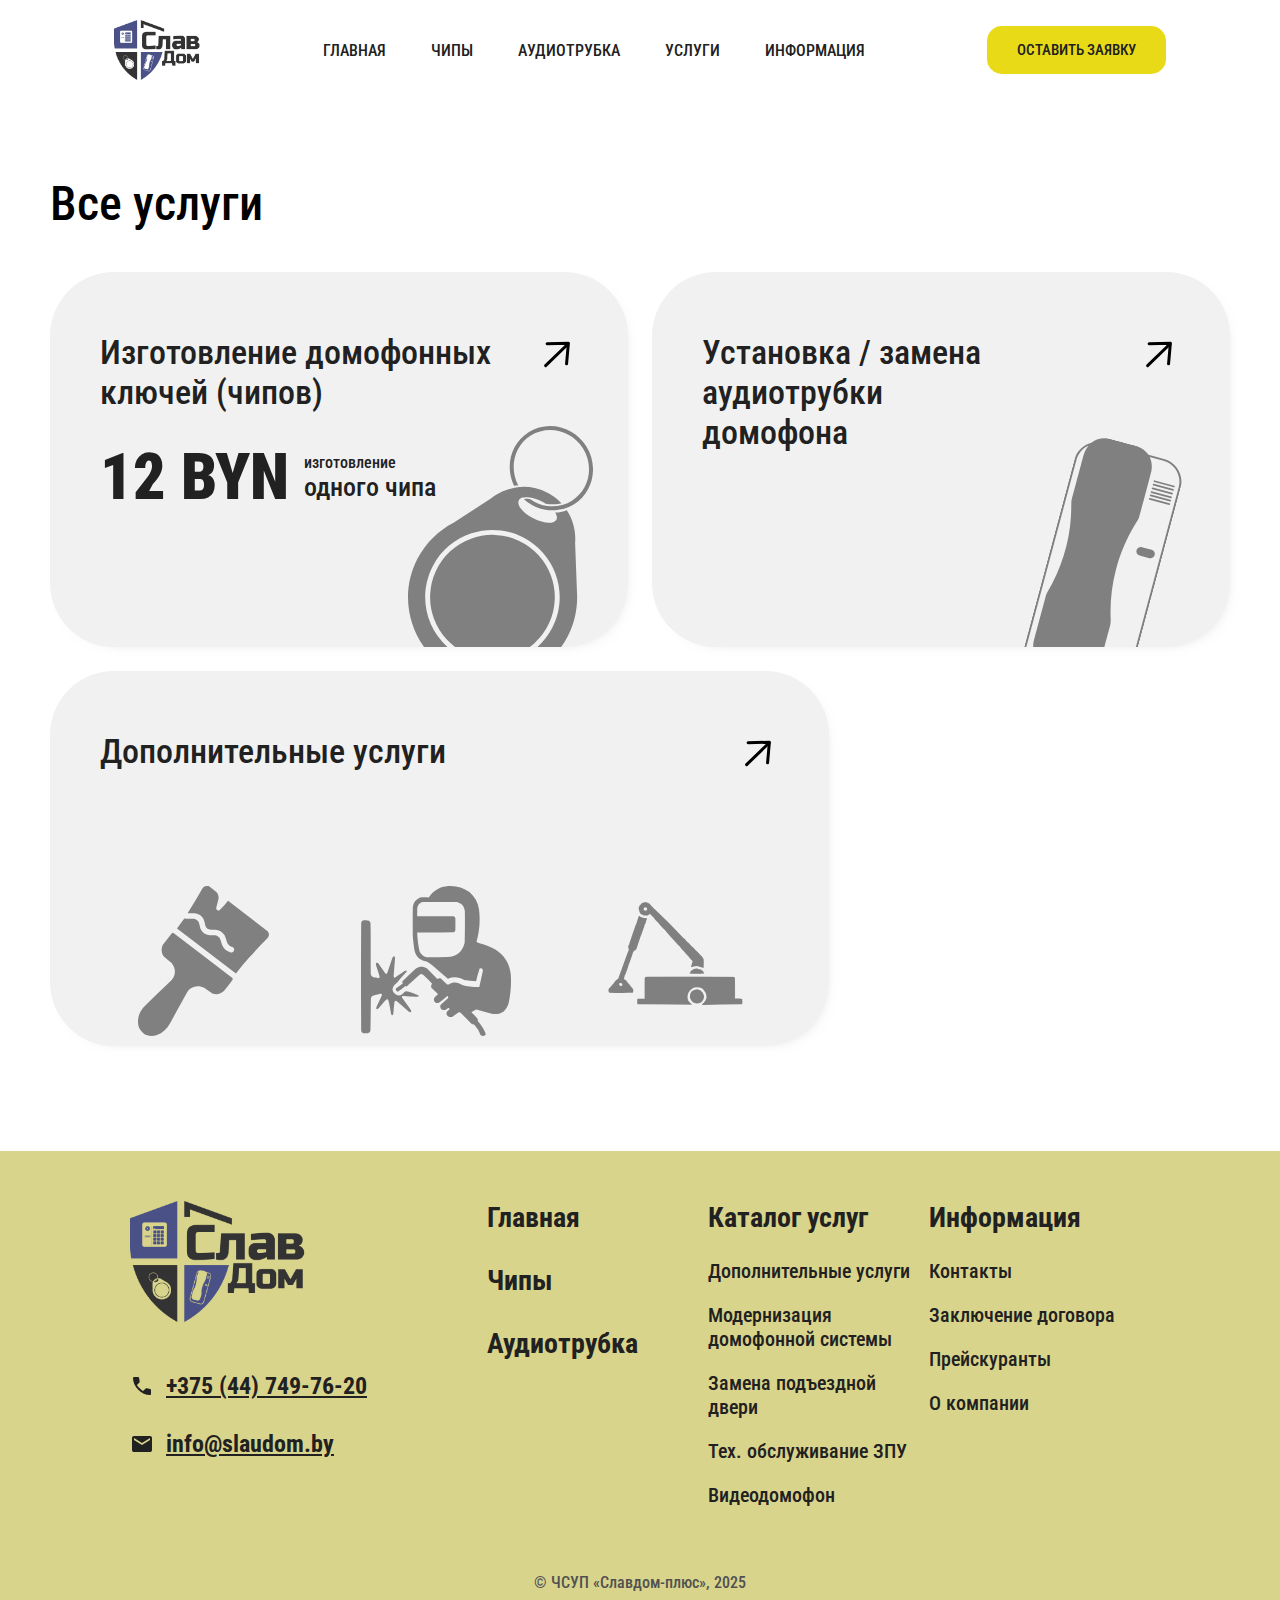
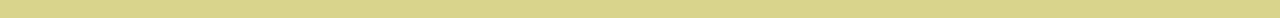
<file: services/index.html>
<!DOCTYPE html>
<html>
  <head>
    <meta name="viewport" content="width=device-width, initial-scale=1.0" />
    <link rel="preconnect" href="https://fonts.googleapis.com" />
    <link rel="preconnect" href="https://fonts.gstatic.com" crossorigin />
    <link
      href="https://fonts.googleapis.com/css2?family=Roboto+Condensed:ital,wght@0,100..900;1,100..900&display=swap"
      rel="stylesheet"
    />
    <link rel="stylesheet" href="../src/css/index.css" />
    <link rel="stylesheet" href="../src/css/ui.css" />
    <link rel="stylesheet" href="../src/css/header.css" />
    <link rel="stylesheet" href="../src/css/main.css" />
    <link rel="stylesheet" href="../src/css/sections.css" />
    <link rel="stylesheet" href="../src/css/footer.css" />

    <script src="../src/js/burgerMenu.js"></script>
    <script src="../src/js/select.js"></script>
    <script src="../src/js/numInput.js"></script>
  </head>
  <body>
    <div class="background-balls">
      <div></div>
      <div></div>
      <div></div>
    </div>
    <div class="wrapper">
      <header class="header">
        <div class="header__container">
          <img class="header__logo" src="../src/img/logo.png" alt="Славдом+" />
          <nav id="menu" class="header__menu">
            <li class="header__menu-item menu-item">
              <a href="../">главная</a>
            </li>
            <li class="header__menu-item menu-item">
              <a href="../keys">чипы</a>
            </li>
            <li class="header__menu-item menu-item">
              <a href="../sub-device">аудиотрубка</a>
            </li>
            <li class="header__menu-item menu-item">
              <a href="../services">услуги</a>
            </li>
            <li class="header__menu-item menu-item">
              <a href="">информация</a>
            </li>
            <a
              href="../#feedback-section"
              class="request-button_link-mobile menu-item"
            >
              Оставить заявку
            </a>
          </nav>
          <a
            href="../#feedback-section"
            id="request-button_link-header"
            class="request-button_link"
          >
            Оставить заявку
          </a>
          <label id="burger" for="check" class="burger">
            <input type="checkbox" id="check" />
            <span></span>
            <span></span>
            <span></span>
          </label>
        </div>
      </header>

      <div class="page-wrapper">
        <section id="all-services" class="section">
          <header>
            <h2 class="section__title">Все услуги</h2>
          </header>
          <main class="section__main">
            <a
              href="../keys"
              class="section__grid-block _hoverable"
              style="grid-column: 3 span"
            >
              <header class="section__grid-block-header">
                <h4 class="section__grid-block-title">
                  Изготовление домофонных<br />
                  ключей (чипов)
                </h4>
                <img
                  src="../src/img/arrow.svg"
                  alt=">"
                  class="section-grid-block__link-arrow"
                />
              </header>
              <main class="section__grid-block__main">
                <div class="price-block">
                  <h1 class="price-block__value">12 BYN</h1>
                  <p class="price-block__description">
                    <span class="price-block__description-small-text"
                      >изготовление</span
                    >
                    <span class="price-block__description-medium-text"
                      >одного чипа</span
                    >
                  </p>
                </div>
                <div id="chip_svg_block" class="section-block__img"></div>
              </main>
            </a>
            <a
              href="../sub-device"
              class="section__grid-block _hoverable"
              style="grid-column: 3 span"
            >
              <header class="section__grid-block-header">
                <h4 class="section__grid-block-title">
                  Установка / замена аудиотрубки<br />
                  домофона
                </h4>
                <img
                  src="../src/img/arrow.svg"
                  alt=">"
                  class="section-grid-block__link-arrow"
                />
              </header>
              <main class="section-block__main">
                <div id="au_svg_block" class="section-block__img"></div>
              </main>
            </a>

            <a
              href="../add-services"
              class="section__grid-block _hoverable"
              style="grid-column: 4 span"
            >
              <header class="section__grid-block-header">
                <h4 class="section__grid-block-title">Дополнительные услуги</h4>
                <img
                  src="../src/img/arrow.svg"
                  alt=">"
                  class="section-grid-block__link-arrow"
                />
              </header>
              <main class="section-block__main">
                <div id="dye_svg_block" class="section-block__img"></div>
                <div id="welding_svg_block" class="section-block__img"></div>
                <div id="closer_svg_block" class="section-block__img"></div>
              </main>
            </a>
          </main>
        </section>
      </div>
    </div>
    <footer class="footer">
      <div class="footer__container">
        <div class="footer__col">
          <img src="../src/img/logo.png" alt="Славдом" class="footer__logo" />
          <a href="tel:+375447497620" class="footer__contact-item">
            <img src="../src/img/phone.svg" alt="" />
            <span>+375 (44) 749-76-20</span>
          </a>
          <a href="tel:+375447497620" class="footer__contact-item">
            <img src="../src/img/mail.svg" alt="" />
            <span>info@slaudom.by</span>
          </a>
        </div>
        <div class="footer__col" style="gap: 30px">
          <a href="../" class="footer__link-item"> Главная </a>
          <a href="../keys" class="footer__link-item"> Чипы </a>
          <a href="../sub-device" class="footer__link-item"> Аудиотрубка </a>
        </div>
        <div class="footer__col" style="gap: 25px">
          <a href="../services" class="footer__link-item"> Каталог услуг </a>
          <div class="footer__link-list">
            <a href="../add-services" class="footer__link-list-item"
              >Дополнительные услуги</a
            >
            <a class="footer__link-list-item"
              >Модернизация домофонной системы</a
            >
            <a class="footer__link-list-item">Замена подъездной двери</a>
            <a class="footer__link-list-item">Тех. обслуживание ЗПУ</a>
            <a class="footer__link-list-item">Видеодомофон</a>
          </div>
        </div>
        <div class="footer__col" style="gap: 25px">
          <a class="footer__link-item"> Информация </a>
          <div class="footer__link-list">
            <a class="footer__link-list-item">Контакты</a>
            <a class="footer__link-list-item">Заключение договора</a>
            <a class="footer__link-list-item">Прейскуранты</a>
            <a class="footer__link-list-item footer__link-list-item_disabled"
              >О компании</a
            >
          </div>
        </div>
        <p class="footer__copyright">© ЧCУП «Славдом-плюс», 2025</p>
      </div>
    </footer>
  </body>
</html>
</file>
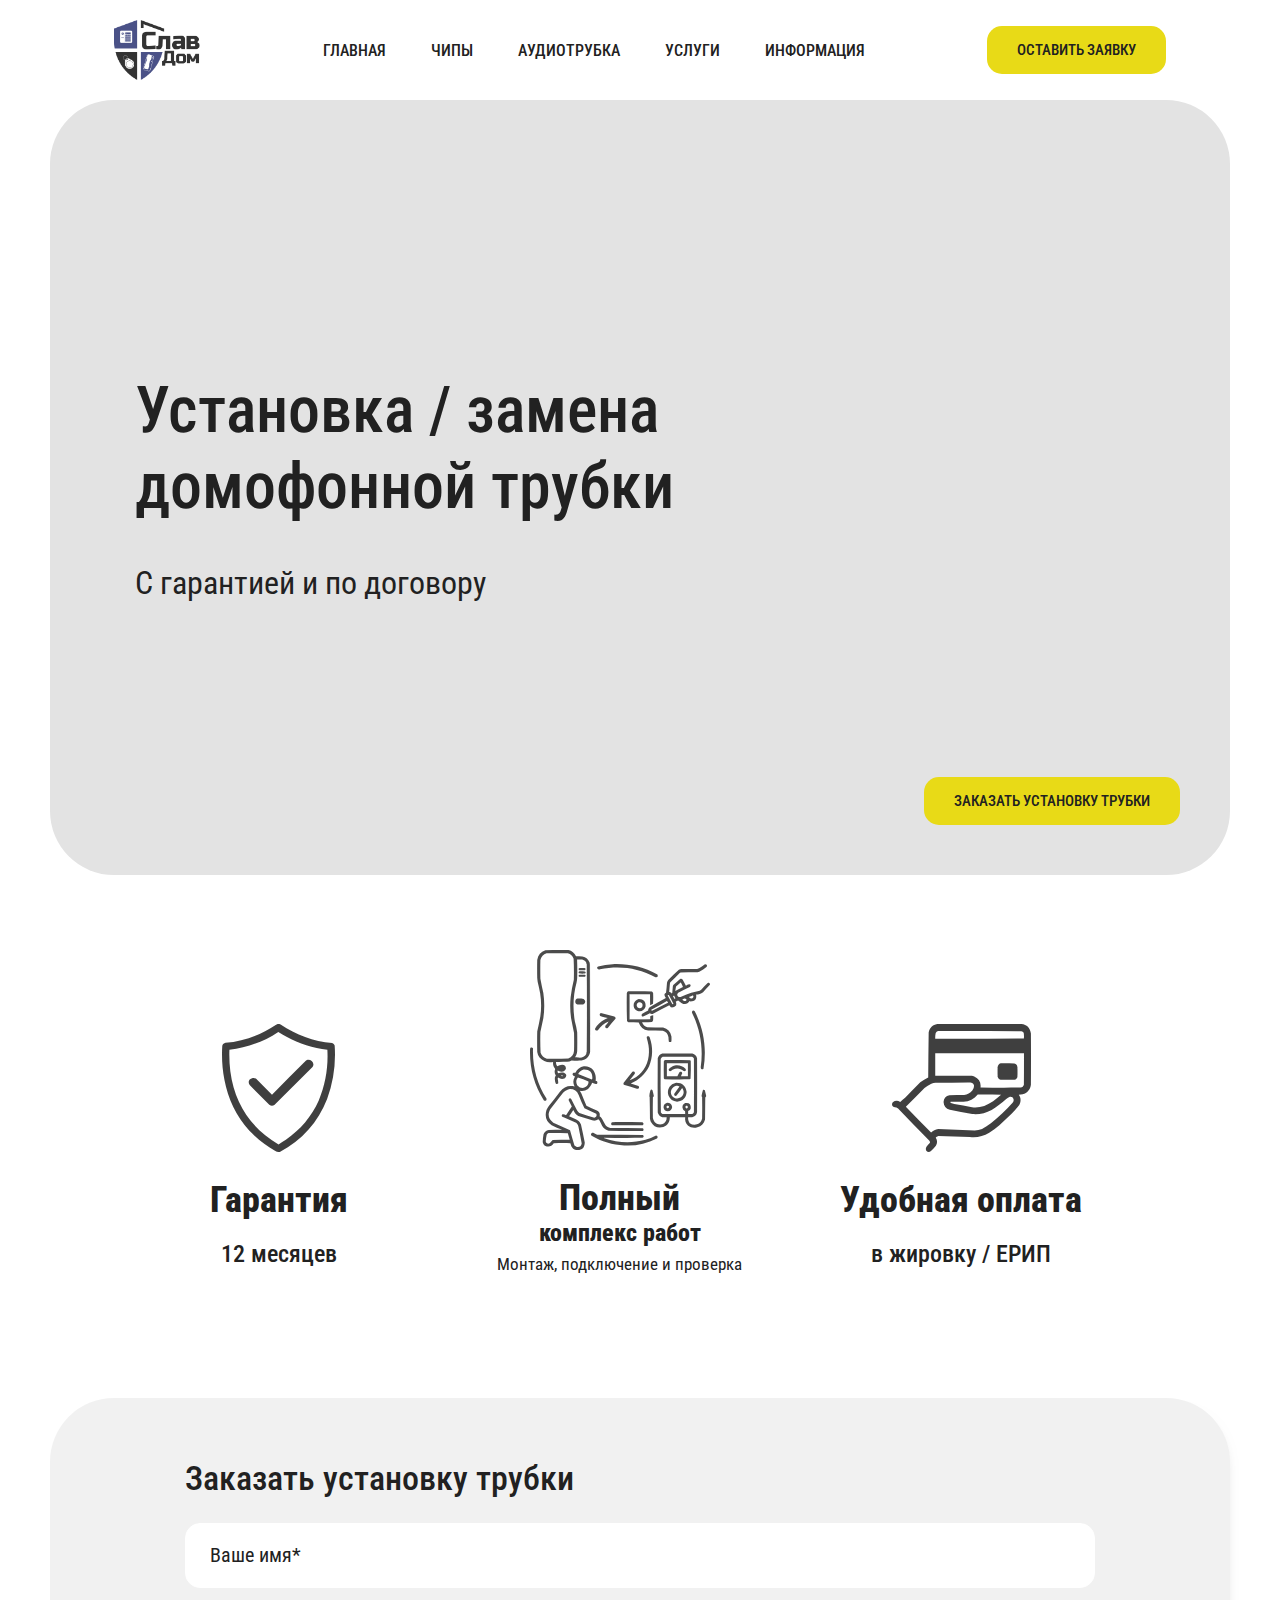
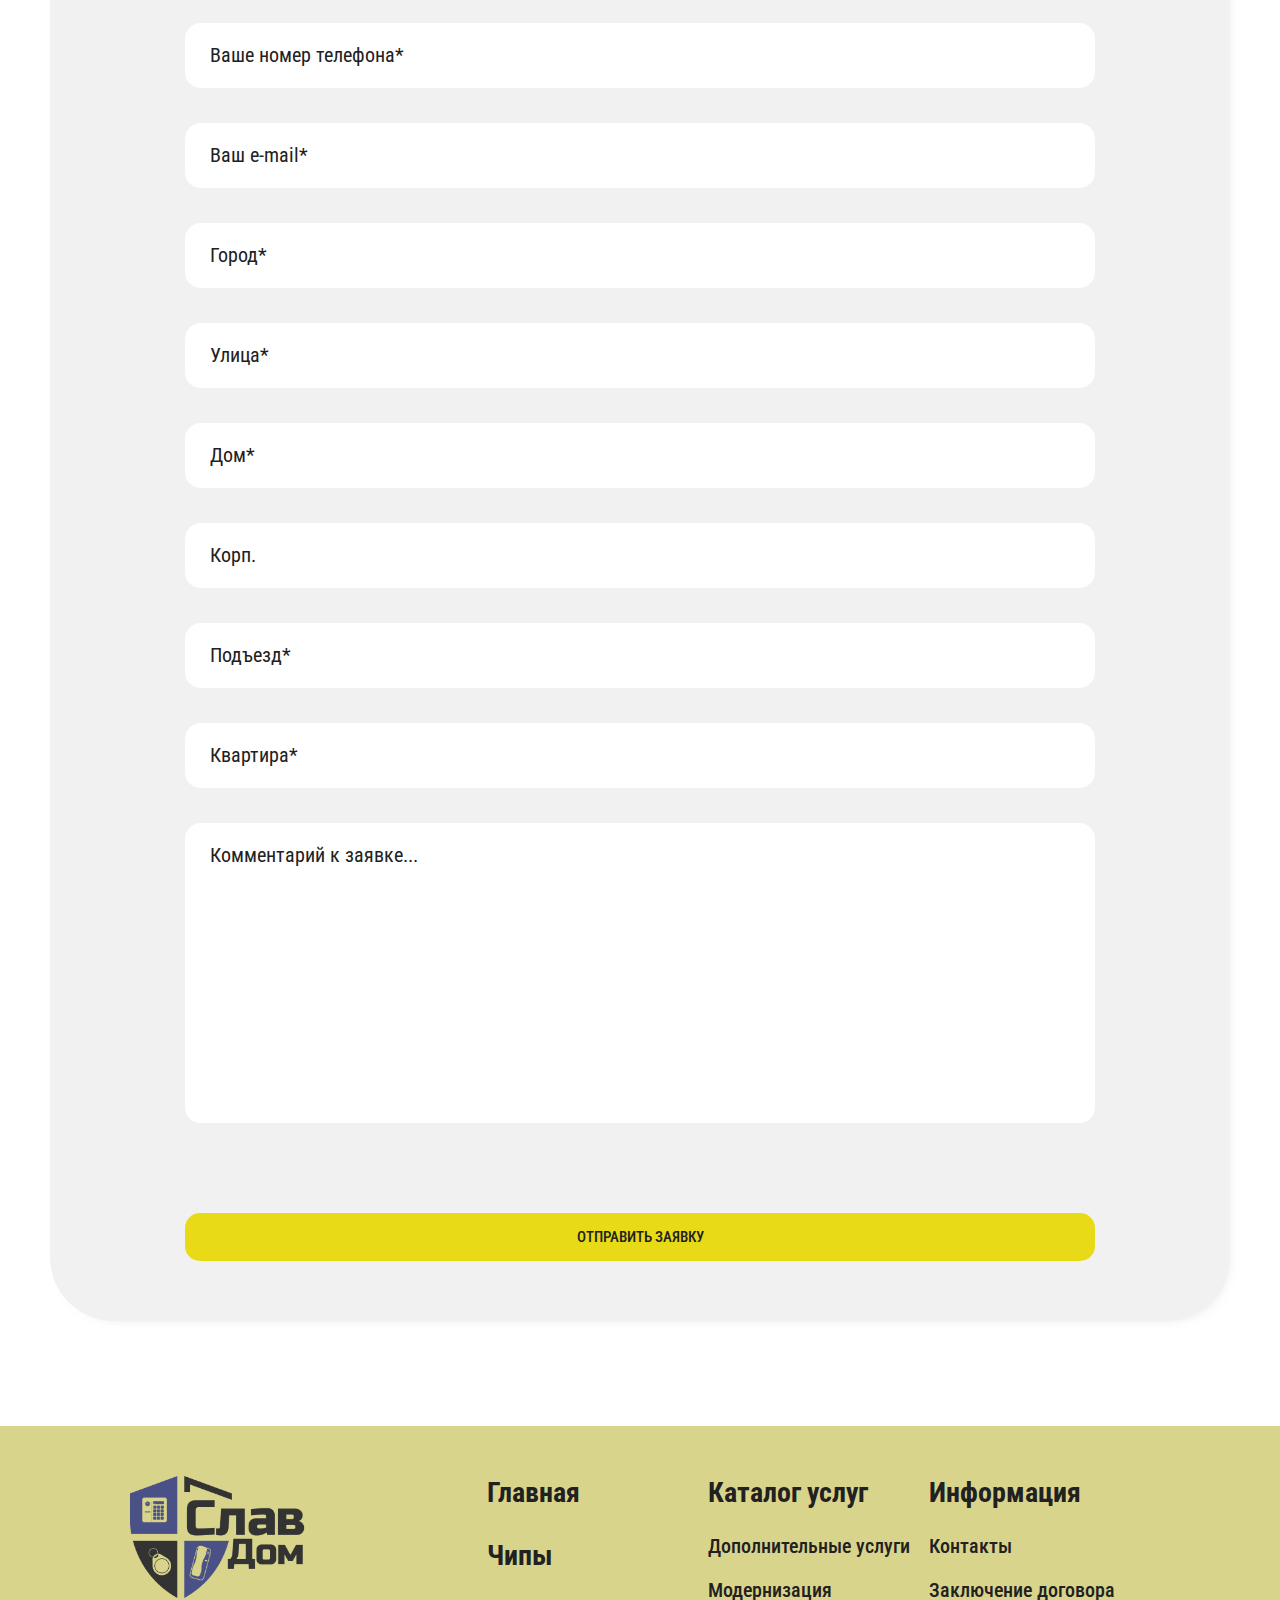
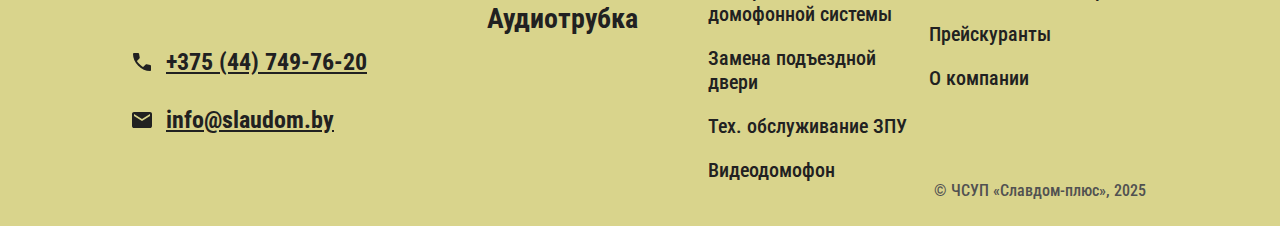
<file: sub-device/index.html>
<!DOCTYPE html>
<html>
  <head>
    <meta name="viewport" content="width=device-width, initial-scale=1.0" />
    <link rel="preconnect" href="https://fonts.googleapis.com" />
    <link rel="preconnect" href="https://fonts.gstatic.com" crossorigin />
    <link
      href="https://fonts.googleapis.com/css2?family=Roboto+Condensed:ital,wght@0,100..900;1,100..900&display=swap"
      rel="stylesheet"
    />
    <link rel="stylesheet" href="../src/css/index.css" />
    <link rel="stylesheet" href="../src/css/ui.css" />
    <link rel="stylesheet" href="../src/css/header.css" />
    <link rel="stylesheet" href="../src/css/main.css" />
    <link rel="stylesheet" href="../src/css/sections.css" />
    <link rel="stylesheet" href="../src/css/footer.css" />

    <script src="../src/js/burgerMenu.js"></script>
    <script src="../src/js/select.js"></script>
  </head>
  <body>
    <div class="background-balls">
      <div></div>
      <div></div>
      <div></div>
    </div>
    <div class="wrapper">
      <header class="header">
        <div class="header__container">
          <img class="header__logo" src="../src/img/logo.png" alt="Славдом+" />
          <nav id="menu" class="header__menu">
            <li class="header__menu-item menu-item"><a href="../">главная</a></li>
            <li class="header__menu-item menu-item">
              <a href="../keys">чипы</a>
            </li>
            <li class="header__menu-item menu-item">
              <a href="../sub-device">аудиотрубка</a>
            </li>
            <li class="header__menu-item menu-item">
              <a href="../services">услуги</a>
            </li>
            <li class="header__menu-item menu-item">
              <a href="">информация</a>
            </li>
            <a
              href="../#feedback-section"
              class="request-button_link-mobile menu-item"
            >
              Оставить заявку
            </a>
          </nav>
          <a
            href="../#feedback-section"
            id="request-button_link-header"
            class="request-button_link"
          >
            Оставить заявку
          </a>
          <label id="burger" for="check" class="burger">
            <input type="checkbox" id="check" />
            <span></span>
            <span></span>
            <span></span>
          </label>
        </div>
      </header>

      <div class="page-wrapper">
        <main id="sub_device_main" class="main">
          <div class="main__container">
            <div class="main__block">
              <div class="main__text">
                <h1 class="main__title">
                  Установка / замена<br />домофонной трубки
                </h1>
                <p class="main__subtitle">С гарантией и по договору</p>
              </div>
              <div class="main__button-container">
                <a href="#feedback-section" class="request-button_link">
                  заказать установку трубки
                </a>
              </div>
            </div>
          </div>
        </main>

        
        <section class="section" id="advantages">
          <div class="advantages__container">
            <div class="advantages__item-container">
              <img
                src="../src/img/guarantee.svg"
                alt="Гарантия"
                class="advantages__img"
              />
              <p class="advantages__title-box">
                <h3 class="advantages__title">
                  Гарантия
                </h3>
                <p class="advantages__subtitle">
                  12 месяцев
                </p>
              </p>
            </div>
            <div class="advantages__item-container">
              <img
                src="../src/img/all-works.svg"
                id="all-works-img"
                alt="Доставка"
                class="advantages__img"
              />
              <p class="advantages__title-box">
                <h3 class="advantages__title">
                  Полный <br>
                  <span>комплекс работ</span>
                </h3>
                <p class="advantages__subtitle_low">
                  Монтаж, подключение и проверка
                </p>
              </p>
            </div>
            <div class="advantages__item-container">
              <img
                src="../src/img/payment.svg"
                alt="Доставка"
                class="advantages__img"
              />
              <p class="advantages__title-box">
                <h3 class="advantages__title">
                  Удобная оплата
                </h3>
                <p class="advantages__subtitle">
                  в жировку / ЕРИП
                </p>
              </p>
            </div>
          </div>
        </section>

        <section id="feedback-section" class="section">
          <div class="section__main">
            <div
              class="section__grid-block"
              style="overflow: auto; height: auto"
            >
              <header class="section__grid-block__header">
                <h4 class="section__grid-block-title">
                  Заказать установку трубки
                </h4>
              </header>
              <main class="section__grid-block__main">
                <form action="" method="post">
                  <div class="feedback-section__grid-container">
                    <div class="input-box" style="grid-column: span 5">
                      <input
                        type="text"
                        name="name"
                        autocomplete="name"
                        id="nameInput"
                        placeholder="&nbsp;"
                      />
                      <label for="nameInput">Ваше имя*</label>
                    </div>
                    <div class="input-box" style="grid-column: span 5">
                      <input
                        type="tel"
                        name="tel"
                        autocomplete="tel"
                        id="telInput"
                        placeholder="&nbsp;"
                      />
                      <label for="telInput">Ваше номер телефона*</label>
                    </div>
                    <div class="input-box" style="grid-column: span 5">
                      <input
                        type="email"
                        name="email"
                        autocomplete="email"
                        id="emailInput"
                        placeholder="&nbsp;"
                      />
                      <label for="emailInput">Ваш e-mail*</label>
                    </div>

                    <div class="input-box" style="grid-column: span 3">
                      <input
                        type="text"
                        name="city"
                        autocomplete="address-level2"
                        id="cityInput"
                        placeholder="&nbsp;"
                      />
                      <label for="cityInput">Город*</label>
                    </div>

                    <div class="input-box" style="grid-column: span 4">
                      <input
                        type="text"
                        name="street"
                        autocomplete="street-address"
                        id="streetInput"
                        placeholder="&nbsp;"
                      />
                      <label for="streetInput">Улица*</label>
                    </div>

                    <div class="input-box" style="grid-column: span 2">
                      <input
                        type="text"
                        name="house"
                        id="houseInput"
                        placeholder="&nbsp;"
                      />
                      <label for="houseInput">Дом*</label>
                    </div>

                    <div class="input-box" style="grid-column: span 2">
                      <input
                        type="text"
                        name="building"
                        id="buildingInput"
                        placeholder="&nbsp;"
                      />
                      <label for="buildingInput">Корп.</label>
                    </div>

                    <div class="input-box" style="grid-column: span 2">
                      <input
                        type="number"
                        name="entrance"
                        id="entranceInput"
                        placeholder="&nbsp;"
                        min="1"
                        max="99"
                      />
                      <label for="entranceInput">Подъезд*</label>
                    </div>

                    <div class="input-box" style="grid-column: span 2">
                      <input
                        type="text"
                        name="apartment"
                        id="apartmentInput"
                        placeholder="&nbsp;"
                      />
                      <label for="apartmentInput">Квартира*</label>
                    </div>

                    <div
                      class="input-box"
                      style="grid-column: span 15; min-height: 300px"
                    >
                      <textarea
                        placeholder="&nbsp;"
                        name="reason-text"
                        id="reasonText"
                      ></textarea>
                      <label for="entranceInput">Комментарий к заявке...</label>
                    </div>
                    <div style="grid-column: span 12"></div>

                    <button
                      type="submit"
                      class="request-button_link"
                      style="grid-column: span 3; margin-top: 20px"
                    >
                      Отправить заявку
                    </button>
                  </div>
                </form>
              </main>
            </div>
          </div>
        </section>
      </div>
    </div>
    <footer class="footer">
      <div class="footer__container">
        <div class="footer__col">
          <img src="../src/img/logo.png" alt="Славдом" class="footer__logo" />
          <a href="tel:+375447497620" class="footer__contact-item">
            <img src="../src/img/phone.svg" alt="" />
            <span>+375 (44) 749-76-20</span>
          </a>
          <a href="tel:+375447497620" class="footer__contact-item">
            <img src="../src/img/mail.svg" alt="" />
            <span>info@slaudom.by</span>
          </a>
        </div>
        <div class="footer__col" style="gap: 30px">
          <a href="../" class="footer__link-item"> Главная </a>
          <a href="../keys" class="footer__link-item"> Чипы </a>
          <a href="../sub-device" class="footer__link-item"> Аудиотрубка </a>
        </div>
        <div class="footer__col" style="gap: 25px">
          <a href="../services" class="footer__link-item"> Каталог услуг </a>
          <div class="footer__link-list">
            <a href="../add-services" class="footer__link-list-item"
              >Дополнительные услуги</a
            >
            <a class="footer__link-list-item"
              >Модернизация домофонной системы</a
            >
            <a class="footer__link-list-item"
              >Замена подъездной двери</a
            >
            <a class="footer__link-list-item"
              >Тех. обслуживание ЗПУ</a
            >
            <a class="footer__link-list-item"
              >Видеодомофон</a
            >
          </div>
        </div>
        <div class="footer__col" style="gap: 25px">
          <a class="footer__link-item"> Информация </a>
          <div class="footer__link-list">
            <a class="footer__link-list-item">Контакты</a>
            <a class="footer__link-list-item">Заключение договора</a>
            <a class="footer__link-list-item">Прейскуранты</a>
            <a class="footer__link-list-item footer__link-list-item_disabled"
              >О компании</a
            >
          </div>
        <p class="footer__copyright">© ЧCУП «Славдом-плюс», 2025</p>
      </div>
    </footer>
  </body>
</html>
</file>
<file: src/css/index.css>
.page-wrapper {
  width: 100%;
}

* {
  box-sizing: border-box;

  font-family: "Roboto Condensed", sans-serif;
  font-optical-sizing: auto;
}

h1,
h2,
h3,
h4,
h5,
h6 {
  margin: 0;
}

body {
  margin: 0;
  padding: 0;
  height: 100%;
  scroll-behavior: smooth;
}
.wrapper {
  padding: 0 50px;
  box-sizing: border-box;
  overflow: hidden;

  background: var(--body-background);
  scroll-behavior: smooth;
}
</file>
<file: src/css/ui.css>
.request-button_link {
  text-decoration: none;
  text-transform: uppercase;

  padding: 15px 30px;
  background-color: #e8da17;
  border: 0;
  color: #212121;
  border-radius: 15px;
  outline: none;

  display: flex;
  align-items: center;
  justify-content: center;

  font-size: 15px;
  font-weight: 500;
  transition: 0.15s;
}
.request-button_link:hover {
  cursor: pointer;
  background-color: #bfb417;
  transition: 0.15s;
}

.input-box {
  height: 65px;

  position: relative;
}

.input-box > label {
  position: absolute;

  left: 25px;
  top: 20px;

  font-size: 20px;
  font-weight: 400;
  color: #212121;

  transition: 0.25s;

  user-select: none;
}

.input-box > input {
  width: 100%;
  height: 100%;

  outline: none;
  border: 0;
  border-radius: 15px;

  padding: 15px 20px 0px 30px;

  font-size: 24px;
  font-weight: 500;

  background-color: #ffffff;

  border: 1px solid #ffffff;
  transition: 0.25s;
}

.input-box > textarea {
  width: 100%;
  height: 100%;

  resize: none;

  outline: none;
  border: 0;
  border-radius: 15px;

  padding: 25px 20px 0px 30px;

  font-size: 24px;
  font-weight: 500;

  background-color: #ffffff;

  border: 1px solid #ffffff;
  transition: 0.25s;
}

.input-box > input:focus ~ label,
.input-box > input:not(:placeholder-shown) ~ label {
  transform: scale(0.6) translateY(-30px) translateX(-35%);
  opacity: 0.75;

  transition: 0.25s;
}

.input-box textarea:focus ~ label,
.input-box textarea:not(:placeholder-shown) ~ label {
  transform: scale(0.6) translateY(-30px) translateX(-35%);
  opacity: 0.75;

  transition: 0.25s;
}

:root {
  --light-gray: #a5a5a5;
  --active-main-color: #d9d48c;
}

.select {
  position: relative;
  height: 65px;
  width: 100%;
  padding: 15px 20px 0px 30px;
  box-sizing: border-box;
  display: flex;
  justify-content: flex-start;
  align-items: center;
  border: 1px solid #ffffff;
  border-radius: 15px;
  background-color: #ffffff;
  z-index: 4;
  outline: none;
  transition: 0.2s;
  cursor: pointer;
}

.select.select_active {
  border: 1px solid var(--active-main-color);
}

.select__label {
  position: absolute;

  left: 25px;
  top: calc(50% - 12px);

  font-size: 20px;
  font-weight: 400;
  color: #212121;

  transition: 0.25s;

  user-select: none;
}

.select.select_active .select__label,
.select.select_selected .select__label {
  transform: scale(0.6) translateY(-30px) translateX(-35%);
  opacity: 0.75;

  transition: 0.25s;
}

.select__selectedOption {
  font-size: 24px;
  font-weight: 500;
  color: #212121;
  user-select: none;
  z-index: 5;
  transition: color 0.15s;
}

.select.select_active > .select__selectedOption {
  color: var(--light-gray);
  transition: color 0.15s;
}

.arrow {
  top: 50%;
  right: 10px;
  transform: translateY(-50%);
  width: 20px;
  height: 20px;
  display: inline-block;
  position: absolute;
  margin: 0 10px;
}

.arrow > span {
  top: 0.5rem;
  position: absolute;
  width: 12px;
  height: 1px;
  background-color: var(--light-gray);
  display: inline-block;
  transition: all 0.1s cubic-bezier(0.81, 0.11, 0.61, 0.93);
}

.arrow > span:first-child {
  left: 0;
  transform: rotate(45deg);
}

.arrow > span:last-child {
  right: 0;
  transform: rotate(-45deg);
}

.select.select_active > .arrow > span:first-child {
  transform: rotate(-45deg);
}

.select.select_active > .arrow > span:last-child {
  transform: rotate(45deg);
}

.select__options {
  position: absolute;
  top: calc(100% + 3px);
  left: 0;
  min-width: 100%;
  padding: 5px;
  box-sizing: border-box;
  flex-direction: column;
  justify-content: flex-start;
  align-items: baseline;
  background-color: rgba(255, 255, 255, 0.75);
  border-radius: 15px;
  box-shadow: 0px 0px 13px -8px black;
  backdrop-filter: blur(2px);
  z-index: 10;
  transform-origin: top;
  will-change: transform opacity;
  display: none;
  overflow: hidden;
}

.select__options_entering {
  animation: options-entering 0.25s forwards;
}

.select__options_exiting {
  animation: options-closing 0.17s forwards 0.08s;
}

@keyframes options-entering {
  0% {
    opacity: 0;
    transform: scaleY(0.85) translateY(-15px);
  }
  100% {
    opacity: 0.95;
    transform: scaleY(1) translateY(0px);
  }
}

@keyframes options-closing {
  0% {
    opacity: 0.95;
    transform: scaleY(1) translateY(0px);
  }
  100% {
    opacity: 0;
    transform: scaleY(0.75) translateY(-15px);
  }
}

.select__option {
  width: 100%;
  height: 50px;
  padding: 0 15px;
  box-sizing: border-box;
  display: flex;
  align-items: center;
  font-size: 18px;
  border-radius: 10px;
  transition: background-color 0.25s;
}

.select__option_active {
  background-color: rgba(217, 212, 140, 0.75) !important;
}

/* Chrome, Safari, Edge, Opera */
.keys-input__input::-webkit-outer-spin-button,
.keys-input__input::-webkit-inner-spin-button {
  -webkit-appearance: none;
  margin: 0;
  appearance: none;
}

/* Firefox */
.keys-input__input {
  -moz-appearance: textfield;
  appearance: none;
}

.keys-input__container {
  display: flex;

  flex-direction: row;
  justify-content: flex-start;
  gap: 60px;
  align-items: center;
}

.keys-input__input {
  height: 100%;
  width: 100%;
  box-sizing: border-box;
  text-align: center;
  border: 1px solid #ffffff;
  border-radius: 15px;
  background-color: #ffffff;
  z-index: 4;
  outline: none;
  transition: 0.2s;
  cursor: pointer;

  font-size: 40px;
  font-weight: 500;
  color: #212121;
}

.keys-input__label {
  font-size: 32px;
  font-weight: 500;
}

.keys-input {
  display: flex;
  flex-direction: column;

  gap: 25px;
}

.keys-input__box {
  position: relative;
  height: 65px;
  width: 200px;
}

.keys-input__button {
  position: absolute;
  width: 25px;
  height: 25px;

  top: 50%;
  transform: translateY(-50%);

  background-color: #808080;
  z-index: 10;
  transition: 0.25s;
}

.keys-input__button_active {
  transform: scale(0.9) translateY(-50%);

  transition: 0.1s;
}

.keys-input__button_minus {
  left: 25px;

  -webkit-mask: url(../img/minus.svg) no-repeat center;
  mask: url(../img/minus.svg) no-repeat center;
}

.keys-input__button_plus {
  right: 25px;

  -webkit-mask: url(../img/plus.svg) no-repeat center;
  mask: url(../img/plus.svg) no-repeat center;
}

.final-price__container {
  display: flex;
  flex-direction: column;
  justify-content: center;
  align-items: flex-start;
  gap: 18px;
}

.final-price__subtitle {
  font-size: 36px;
  font-weight: 500;
  text-transform: uppercase;
}

.final-price__title {
  font-size: 64px;
  font-weight: 700;
}

.grid-container-keys {
  display: grid;

  grid-template-columns: 3fr 2fr;
  grid-template-rows: 1fr;
}

.request-button_chip {
  font-size: 18px;
  width: auto;
  max-width: none;
}

.keys-cont {
  min-height: 300px;
}

.accodrion__container {
  display: grid;
  row-gap: 5px;
  overflow: hidden;
}

.accordion__item-label {
  position: relative;
  inline-size: 100%;
  display: flex;
  cursor: pointer;
  justify-content: flex-start;
  align-items: center;
  gap: 10px;
}

.accordion__item-title {
  font-size: 24px;
  font-weight: 500;
  margin: 0;
}

.accodrion__container p {
  margin: 0;
}
.accordion__item-paragraph {
  margin: 0;
}

.accordion__item-label::before {
  content: ">";
  font-size: 18px;
  transition: transform 0.25s;
}

.accordion__item {
  unicode-bidi: isolate;
}
.accordion__item input {
  position: absolute;
  z-index: -1;
  opacity: 0;
  inset-inline-start: 0;
  inset-block-start: 0;
  inline-size: 0;
  block-size: 0;
}
.accordion__item-body {
  display: grid;
  opacity: 0;
  grid-template-rows: 0;
  padding-inline: 20px;
  transition: grid-template-rows 0.3s ease-in-out, opacity 0.3s ease-in-out,
    padding-block 0.3s ease-in-out;
}
.accordion__item-body > * {
  overflow: hidden;
}

.accordion__item:has(input:checked) > .accordion__item-body {
  grid-template-rows: 1fr;
  padding-block: 20px;
  opacity: 1;
  transition: grid-template-rows 0.3s, opacity 0.3s, padding-block 0.3s;
}

.accordion__item:has(input:checked) > .accordion__item-label::before {
  transform: rotate(90deg);

  transition: transform 0.25s;
}

@media (hover: hover) {
  .keys-input__input:hover {
    cursor: default;
  }
  .keys-input__button:hover {
    background-color: #505050;
    transition: 0.25s;

    cursor: pointer;
  }
  .keys-input__input:hover {
    background-color: #fafafa;
    border: 1px solid #fafafa;
    transition: 0.25s;
  }

  .input-box:hover > input {
    background-color: #fafafa;
    border: 1px solid #fafafa;
    transition: 0.25s;
  }
  .input-box:hover > textarea {
    background-color: #fafafa;
    border: 1px solid #f5f5f5;
    transition: 0.25s;
  }
  .select:hover {
    background-color: #fafafa;
    border: 1px solid #fafafa;
    transition: 0.25s;
  }
  .select__option:hover {
    background-color: rgba(217, 212, 140, 0.25);
    transition: background-color 0.25s;
  }
}

@media screen and (max-width: 1450px) {
  .keys-cont {
    min-height: clamp(300px, 33vw, 450px);
  }
  .grid-container-keys {
    display: flex;

    flex-direction: column;
    align-items: center;
    gap: 60px;
  }

  .final-price__container {
    align-items: center;
    gap: 16px;
  }

  .final-price__subtitle {
    font-size: clamp(24px, 3vw, 36px);
  }

  .final-price__title {
    font-size: clamp(48px, 5vw, 64px);
  }
  .keys-input__label {
    font-size: clamp(24px, 3vw, 36px);
  }
}

@media screen and (max-width: 600px) {
  .keys-cont {
    min-height: clamp(450px, 50vw, 550px);
  }
  .keys-input__container {
    display: flex;
    flex-direction: column;

    gap: 25px;
  }

  
.accordion__item-title {
  font-size: clamp(16px, 4.5vw, 24px);
  font-weight: 500;
  margin: 0;
}

  .keys-input {
    align-items: center;
  }
  .select__label,
  .input-box label {
    font-size: clamp(17px, 3.75vw, 20px);
    top: 18px;
    padding-right: 20px;
  }
  .input-box {
    height: 55px;
  }
  .select {
    height: auto;
    min-height: 55px;
    padding: 25px 50px 10px 30px;
  }
  .select__selectedOption,
  .input-box input,
  .input-box textarea {
    font-size: clamp(18px, 4.25vw, 24px);
  }

  .input-box textarea {
    padding-top: 40px;
  }
  .keys-input__input {
    font-size: 32px !important;
  }
}

.input-box > input:focus {
  border: 1px solid #d9d48c;
}

.input-box textarea:focus {
  border: 1px solid #d9d48c;
}
</file>
<file: src/css/header.css>
.header {
  padding: 0 clamp(20px, 5vw, 120px);
  min-height: 100px;
  width: 100%;
  display: flex;
  align-items: center;
}

.header__container {
  position: relative;
  display: flex;
  width: 100%;
  justify-content: space-between;
  align-items: center;
}

.header__logo {
  height: 60px;
  width: auto;
  display: flex;
  align-items: center;
}

.header__menu {
  display: flex;
  gap: clamp(15px, 3vw, 35px);
  padding: 0;
  margin: 0;
}

.header__menu-item {
  list-style: none;
  position: relative;
}

.header__menu-item a {
  display: inline-block;
  padding: 12px 5px;
  text-decoration: none;
  font-size: clamp(14px, 1.5vw, 16px);
  font-weight: 500;
  color: #212121;
  text-transform: uppercase;
  transition: color 0.2s;
}

.header__menu-item a:hover,
.header__menu-item a:focus {
  color: #978f1c;
}

.header__menu-item a::after {
  content: "";
  position: absolute;
  bottom: 8px;
  left: 0;
  width: 0;
  height: 2px;
  background: #978f1c;
  transition: width 0.3s;
}

.header__menu-item a:hover::after,
.header__menu-item a:focus::after {
  width: 100%;
}

.burger {
  display: none;
  align-items: flex-end;
  flex-direction: column;
  width: 30px;
  cursor: pointer;
}

.burger span {
  background: #212121;
  border-radius: 10px;
  height: 4px;
  margin: 4px 0;
  transition: 0.4s cubic-bezier(0.68, -0.6, 0.32, 1.6);
}

.burger span:nth-of-type(1) {
  width: 50%;
}

.burger span:nth-of-type(2) {
  width: 100%;
}

.burger span:nth-of-type(3) {
  width: 75%;
}

.burger input[type="checkbox"] {
  display: none;
}

.burger.active {
  position: absolute;
  right: 0;
  z-index: 999;
}

.burger.active span:nth-of-type(1) {
  transform-origin: bottom;
  transform: rotatez(-45deg) translate(-6px, 2.5px);
}

.burger.active span:nth-of-type(2) {
  transform-origin: top;
  transform: rotatez(45deg);
}

.burger.active span:nth-of-type(3) {
  transform-origin: bottom;
  width: 50%;
  transform: translate(-13px, -8px) rotatez(-45deg);
}

.request-button_link-mobile {
  display: none;
  text-decoration: none;
  text-transform: uppercase;

  margin-top: 50px;
  padding: 15px 25px;
  background-color: #e8da17;
  border: 0;
  color: #212121;
  border-radius: 15px;
  outline: none;
  align-items: center;
  justify-content: center;

  font-size: 15px;
  font-weight: 500;
  transition: 0.15s;
}

@media screen and (max-width: 1200px) {
  .header {
    padding: 0 clamp(20px, 3.5vw, 80px);
  }

  .header__menu {
    display: flex;
    gap: clamp(15px, 1vw, 20px);
    padding: 0;
    margin: 0;
  }

  .header__menu-item a {
    font-size: clamp(13px, 1.25vw, 15px);
  }
}

@media screen and (max-width: 950px) {
  .request-button_link-mobile {
    display: flex;
  }
  #request-button_link-header {
    display: none;
  }
  .header__menu {
    display: none;
    flex-direction: column;
    justify-content: center;
    align-items: center;
    overflow-y: auto;

    opacity: 0;

    position: fixed;

    top: 0;
    left: 0;
    overflow: hidden;
    z-index: 999;

    width: 100vw;
    height: 100vh;
    background-color: rgba(255, 255, 255, 0.5);
    backdrop-filter: blur(5px);
    transition: 0.5s ease-out;
  }
  .header__menu.active {
    opacity: 1;

    transition: 0.5s ease-out;
  }
  .burger {
    display: flex;
  }

  .header__menu-item a {
    font-size: clamp(16px, 2vw, 20px);
  }
}
</file>
<file: src/css/main.css>
.main__container {
  width: 100%;
  height: calc(100vh - 125px); /* Заменили height на min-height */
  display: flex; /* Добавили для центрирования */
  align-items: center; /* Центрируем содержимое */
}

.main__block {
  display: flex;
  padding: clamp(20px, 5vw, 50px); /* Адаптивный padding */
  flex-direction: row;
  justify-content: space-between;
  height: 100%;
  background: #e3e3e3;
  border-radius: clamp(30px, 5vw, 75px); /* Адаптивный радиус */
  width: 100%;
  box-sizing: border-box;
}

.main__text {
  display: flex;
  flex-direction: column;
  justify-content: center;
  padding: 0 min(5%, 35px); /* Относительные отступы */
  gap: clamp(20px, 3vw, 60px); /* Адаптивный отступ */
  color: #212121;
  flex: 1; /* Занимает доступное пространство */
  min-width: 300px; /* Минимальная ширина */
}

.main__title {
  font-size: clamp(32px, 5vw, 64px); /* Адаптивный размер */
  font-weight: 500;
  margin: 0;
  line-height: 1.2; /* Улучшенный интерлиньяж */
}

.main__subtitle {
  margin: 0;
  font-size: clamp(18px, 2.5vw, 32px); /* Адаптивный размер */
  font-weight: 400;
}

.main__button-container {
  display: flex;
  flex-direction: column;

  height: 100%;
  justify-content: flex-end;
}

.main__button {
  width: clamp(200px, 25vw, 300px); /* Адаптивная ширина */
  height: clamp(60px, 15vh, 125px); /* Адаптивная высота */
  border-radius: clamp(15px, 2vw, 25px);
  background: #b3b3b3;
  padding: 10px 30px;
  box-shadow: 0 2px 5px rgba(0, 0, 0, 0.1);
  display: flex;
  justify-content: space-between;
  align-items: center; /* Центрируем содержимое по вертикали */
  color: #212121;
  text-decoration: none;
  font-weight: 500;
  font-size: clamp(16px, 1.8vw, 20px);
  transition: all 0.3s ease;

  /* Улучшаем доступность */
  &:hover,
  &:focus {
    background: #bdb324;
    color: white;
    transform: translateY(-3px);
    box-shadow: 0 5px 15px rgba(0, 0, 0, 0.2);
  }

  &:active {
    transform: translateY(1px);
  }
}

@media (max-width: 1200px) {
  .main__block {
    flex-direction: column;
  }
  .main__text {
    justify-content: flex-start;
    width: 100%;
    height: auto;
    padding-top: clamp(70px, 9vw, 125px);
  }
  .main__title {
    font-size: clamp(32px, 6.5vw, 64px);
  }
  .main__button-container {
    display: flex;
    flex-direction: column;

    height: 100%;
    justify-content: flex-end;
    align-items: flex-end;
  }
  .main__button {
    height: 80px;
  }
}

@media (max-width: 950px) {
  .main__container {
    height: clamp(350px, 50vw, 500px);
  }
  .main__text {
    justify-content: flex-start;
    padding-top: 30px;
  }

  .main__title {
    font-size: clamp(32px, 7vw, 54px);
  }
}

@media (max-width: 768px) {
  .main__container {
    height: clamp(350px, 60vw, 500px);
  }
  .main__title {
    font-size: clamp(32px, 7vw, 54px);
  }
  .main__text {
    padding: 20px 10px;
  }
}

@media (max-width: 500px) {
  .main__button-container {
    display: flex;
    flex-direction: column;

    height: 100%;
    justify-content: flex-end;
    margin: 0;
    padding: 0;
  }
  .main__text {
    padding-right: 35px;
  }

  .main__title {
    font-size: clamp(28px, 7vw, 54px);
  }
  .main__button {
    width: 100%;

    font-size: clamp(16px, 5vw, 20px);
  }
}
</file>
<file: src/css/sections.css>
.section {
  margin-top: 75px;
}

.section__title {
  font-size: 48px;
  font-weight: 500;

  margin-bottom: 40px;
}

.section__main {
  display: grid;

  grid-template-columns: repeat(2, 1fr);
  grid-template-rows: auto;

  gap: 24px;
  text-decoration: none;
  color: #212121;
  padding-bottom: 30px;
}

.section__grid-block {
  display: block;
  height: 375px;
  padding: 60px 50px;
  background: rgba(227, 227, 227, 0.5);
  box-shadow: 5px 5px 20px -20px rgba(0, 0, 0, 0.65);
  border-radius: clamp(30px, 5vw, 75px); /* Адаптивный радиус */
  position: relative;
  overflow: hidden;
  z-index: 0;

  transition: 0.25s;
  text-decoration: none;
  color: #212121;
}

.section__grid-block_select {
  background-color: #d9d48c;
}

.section-grid-block__link-arrow {
  transform: rotate(0deg);

  transition: 0.25s;
}

.section__grid-block-header {
  display: flex;
  width: 100%;

  justify-content: space-between;

  align-items: flex-start;
}

.section__grid-block-title {
  margin: 0;
  font-size: 34px;
  font-weight: 500;
}

.section-block__title-small {
  font-size: 28px;
  font-weight: 400;

  margin: 0;
}

.section__grid-block__main {
  margin-top: 25px;
}

.price-block {
  display: flex;
  align-items: center;
  gap: 15px;
}
.price-block__value {
  margin: 0;
  font-size: 64px;
  font-weight: 900;
}

.price-block__description {
  display: flex;
  flex-direction: column;
}

.price-block__description-small-text {
  font-size: 16px;
  font-weight: 500;
}
.price-block__description-medium-text {
  font-size: 26px;
  font-weight: 500;
}

.section-block__img-block {
  position: absolute;

  overflow: hidden;
  bottom: -30px;
  right: -10px;

  transform: rotate(30deg);
}

#chip_svg_block {
  -webkit-mask: url(../img/chip.svg) no-repeat center;
  mask: url(../img/chip.svg) no-repeat center;
}
#au_svg_block {
  -webkit-mask: url(../img/au.svg) no-repeat center;
  mask: url(../img/au.svg) no-repeat center;
  transform: rotate(15deg);
  bottom: -50px;
}
#contract_svg_block {
  -webkit-mask: url(../img/contract.svg) no-repeat center;
  mask: url(../img/contract.svg) no-repeat center;
  transform: rotate(25deg);
  width: 200px;
  height: 200px;
  bottom: -10px;
}
#docs_svg_block {
  -webkit-mask: url(../img/docs.svg) no-repeat center;
  mask: url(../img/docs.svg) no-repeat center;

  transform: rotate(15deg);
  width: 250px;
  height: 250px;
}

#dye_svg_block {
  -webkit-mask: url(../img/dye.svg) no-repeat center;
  mask: url(../img/dye.svg) no-repeat center;
  width: 150px;
  height: 150px;
  bottom: 10px;
  left: 10%;
}
#welding_svg_block {
  -webkit-mask: url(../img/welding.svg) no-repeat center;
  mask: url(../img/welding.svg) no-repeat center;
  width: 150px;
  height: 150px;
  bottom: 10px;
  left: 40%;
}
#closer_svg_block {
  -webkit-mask: url(../img/closer.svg) no-repeat center;
  mask: url(../img/closer.svg) no-repeat center;
  -webkit-mask-size: contain;
  width: 150px;
  height: 150px;
  right: 10%;
  bottom: 10px;
}

.keys-input__chip-image {
  overflow: hidden;
  width: 300px;
  height: 300px;
  background-color: #808080;
  transform: rotate(15deg);
}

.section-block__img {
  bottom: -35px;
  right: 0;
  position: absolute;

  overflow: hidden;
  background-color: #808080;

  width: 300px;
  height: 300px;

  transition: 0.25s;
}
.section-block__arrow-container {
  display: flex;

  align-items: center;
  gap: 15px;
}
.section-block__arrow-container span {
  font-weight: 500;
  font-size: 20px;
}

#chip_svg {
  width: 350px;
}

#all-services .section__main {
  grid-template-columns: repeat(6, 1fr);
}

#to-zpu-section .section__main {
  grid-template-columns: 2fr 1fr;
}

#add-services-docs .section__main {
  grid-template-columns: repeat(3, 1fr);
}
#add-services-docs .section__grid-block {
  grid-column: 1 span;
}

#add-services-docs .section__grid-block-subtitle {
  font-size: 16px;
}

#add-services .section__main {
  grid-template-columns: 1fr;
}

#add-services-section .section__main {
  grid-template-columns: 1fr;
}

#contracts-section .section__grid-block,
#add-services-section .section__grid-block {
  height: auto;
}

#contracts-section .section__main {
  grid-template-columns: 1fr;
  grid-template-rows: auto;
}

#feedback-section .section-grid-block {
  height: auto;
}

#feedback-section .section__main {
  grid-template-columns: 1fr;
  grid-template-rows: auto;
}

.section-block__footer {
  position: absolute;
  bottom: 25px;
}

.section-block__footer-em {
  font-size: 18px;
  font-style: 400;
}
.section-block__footer-em_medium {
  text-align: justify;
  font-size: 24px;
  font-style: 400;
}

.section-block__footer-em-link {
  color: #212121;
  text-decoration: underline;
  font-weight: 500;
}

#add-services-section .section-grid-block {
  height: auto;
}

.section-block__add-services-container {
  margin-top: -50px;
  margin-bottom: 30px;
  display: flex;

  justify-content: center;
  align-items: end;

  gap: 115px;
}
.section-block__add-service-container {
  display: flex;

  flex-direction: column;
  justify-content: flex-end;
  align-items: center;

  gap: 30px;
}
.section-block__add-service-img {
  width: 150px;
  height: auto;
}
.section-block__add-service-title {
  width: 275px;

  font-weight: 500;
  font-size: 28px;
  text-align: center;
}

.section-block-contacts__container {
  display: grid;

  grid-template-columns: 3fr 4fr;
  grid-template-rows: 1fr;

  gap: 30px;
}

.section-block-contacts__map-container {
  width: 100%;
  height: 100%;
}

.section-block-contacts__info-container {
  display: flex;

  flex-direction: column;
  justify-content: center;
  align-items: flex-start;
  gap: 40px;
}

.section-block-contacts__info-label {
  margin: 0;
  margin-bottom: 10px;
  font-weight: 400;
  font-size: 24px;
}
.section-block-contacts__info-label::after {
  content: ":";
}

.section-block-contacts__info-address-large {
  margin: 0;
  font-size: 32px;

  color: #212121;
  font-weight: 500;
}

a.section-block-contacts__info-address-large {
  text-decoration: underline;
}

.section-block-contacts__info-medium {
  margin: 0;
  font-weight: 500;
  font-size: 24px;
}

.feedback-section__grid-container {
  display: grid;

  grid-template-columns: repeat(15, 1fr);

  gap: 35px;
}
#advantages {
  display: flex;
  padding-right: 40px;

  justify-content: center;
  align-items: center;
}
.advantages__container {
  width: 1000px;
  display: grid;
  grid-template-columns: repeat(3, 1fr);
  align-items: flex-end;
  gap: 90px;
}

.advantages__item-container {
  display: flex;

  flex-direction: column;
  align-items: center;
}

.advantages__img {
  width: auto;
  max-width: 170px;
  max-height: 150px;
  min-height: 100px;
  opacity: 0.75;
}

#all-works-img {
  max-width: 250px;
  max-height: 200px;
  min-height: 100px;
}

.advantages__title {
  text-align: center;
  margin: 0;
  font-size: 40px;

  font-weight: 800;
  line-height: 0.85;

  color: #212121;
}

.advantages__title > span {
  font-size: 28px;
  line-height: 0;
}

.advantages__subtitle {
  text-align: center;
  margin-top: 25px;
  font-size: 28px;

  font-weight: 500;
  color: #212121;
}

.advantages__subtitle_low {
  text-align: center;
  margin-top: 10px;
  font-size: 20px;

  font-weight: 400;
  color: #212121;
}

@media (hover: hover) {
  .section__grid-block._hoverable:hover .section-grid-block__link-arrow {
    transform: rotate(45deg);

    transition: 0.25s;
  }
  .section__grid-block._hoverable:hover {
    cursor: pointer;
    box-shadow: 5px 5px 25px -15px rgba(0, 0, 0, 0.75);
    transform: scale(1.01);

    transition: 0.25s;
  }
  .section__grid-block._hoverable:hover .section-block__img {
    transform: rotate(25deg) scale(1.25);

    transition: 0.25s;
  }
  .section__grid-block._hoverable:hover #au_svg_block {
    transform: rotate(25deg) scale(1.25) translateY(15px);

    transition: 0.25s;
  }
  .section__grid-block._hoverable:hover #contract_svg_block {
    transform: rotate(35deg) scale(1.2) translateY(-10px);

    transition: 0.25s;
  }

  .section__grid-block._hoverable:hover #chip_svg_block {
    background-color: #2433bd;
    transition: 0.25s;
  }
  .section__grid-block._hoverable:hover #au_svg_block,
  .section__grid-block._hoverable:hover #contract_svg_block {
    background-color: #353535;
    transition: 0.25s;
  }
  .section__grid-block._hoverable:active {
    transform: scale(0.99);

    transition: 0.25s;
  }
  .section__grid-block._hoverable:hover #dye_svg_block {
    transform: rotate(-25deg) translateY(-50px) translateX(50px);
    background-color: #212121;
  }
  .section__grid-block._hoverable:hover #welding_svg_block {
    transform: rotate(0deg) translateY(-60px) scale(1.1);
    background-color: #212121;
  }
  .section__grid-block._hoverable:hover #closer_svg_block {
    transform: rotate(25deg) translateY(-50px) translateX(-50px);
    background-color: #212121;
  }

  .section__grid-block._hoverable:hover #docs_svg_block {
    transform: scale(1.1) rotate(35deg) translateY(-20px) translateX(-20px);
    background-color: #212121;
  }
}

@media screen and (max-width: 1450px) {
  .advantages__img {
    max-width: clamp(125px, 14vw, 170px);
    max-height: clamp(105px, 10vw, 150px);
    min-height: clamp(75px, 8vw, 100px);
  }

  .keys-input__chip-image {
    width: clamp(175px, 20vw, 300px);
    height: clamp(175px, 20vw, 300px);
  }

  #all-works-img {
    max-width: clamp(175px, 18vw, 250px);
    max-height: clamp(150px, 16vw, 200px);
    min-height: clamp(75px, 8vw, 100px);
  }

  .advantages__title {
    font-size: clamp(30px, 2.85vw, 40px);
  }

  .advantages__title > span {
    font-size: clamp(22px, 1.85vw, 28px);
  }

  .advantages__subtitle {
    font-size: clamp(22px, 1.85vw, 28px);
  }

  .advantages__subtitle_low {
    font-size: clamp(16px, 1.35vw, 20px);
  }

  .advantages__container {
    width: clamp(700px, 75vw, 1000px);
    gap: clamp(40px, 5vw, 90px);
  }
  #contract_svg_block {
    width: clamp(125px, 12.5vw, 200px);
    height: clamp(125px, 12.5vw, 200px);
  }
  .section-block__img {
    width: clamp(175px, 20vw, 300px);
    height: clamp(175px, 20vw, 300px);
  }
  .br_to {
    display: none;
  }

  .section-block-contacts__container {
    display: grid;

    grid-template-columns: 3fr 3fr;
    grid-template-rows: 1fr;

    gap: 30px;
  }
  .feedback-section__grid-container {
    display: flex;

    flex-direction: column;

    gap: 35px;
  }
  #feedback-section .section__grid-block {
    padding: 60px clamp(50px, 15vh, 300px);
  }
}

@media screen and (max-width: 1200px) {
  .section__main {
    display: flex;
    flex-direction: column;

    gap: 24px;
  }

  .section__title {
    font-size: clamp(38px, 4vw, 48px);
    margin-bottom: clamp(25px, 2.5vw, 40px);
  }

  #contract_svg_block {
    width: clamp(175px, 25vw, 250px);
    height: clamp(175px, 25vw, 250px);
  }
  .section-block__img {
    width: clamp(250px, 28vw, 350px);
    height: clamp(250px, 28vw, 350px);
  }

  .section-block__add-services-container {
    margin-top: -70px;
    margin-bottom: 20px;

    justify-content: space-around;
    gap: 0;
  }

  .section-block__add-service-container {
    gap: 20px;
  }
  .section-block__add-service-img {
    width: clamp(100px, 12vw, 150px);
  }
  .section-block__add-service-title {
    width: clamp(175px, 20vw, 275px);

    font-weight: 500;
    font-size: clamp(24px, 2.5vw, 28px);
    text-align: center;
  }
  .section-block__footer-em_medium {
    font-size: clamp(20px, 2vw, 24px);
  }

  .section-block-contacts__info-label {
    font-size: clamp(20px, 2vw, 24px);
  }
  .section-block-contacts__info-address-large {
    font-size: clamp(26px, 2.5vw, 32px);
  }

  .section-block-contacts__info-medium {
    font-size: clamp(20px, 2vw, 24px);
  }

  .section-block-contacts__container {
    grid-template-columns: 5fr 6fr;

    gap: 15px;
  }
}

@media screen and (max-width: 1200px) {
  .section-block-contacts__info-label {
    font-size: clamp(20px, 2vw, 24px);
  }
  .section-block-contacts__info-address-large {
    font-size: clamp(26px, 2.5vw, 32px);
  }

  .section-block-contacts__info-medium {
    font-size: clamp(20px, 2vw, 24px);
  }
  .section-block-contacts__info-container {
    display: grid;
    grid-auto-flow: column;
    grid-template-columns: 5fr 3fr;
    grid-template-rows: repeat(2, 1fr);
    gap: 30px;
  }

  .section-block-contacts__container {
    grid-template-columns: 1fr;
    grid-template-rows: 1fr 2fr;

    gap: 60px;
  }
}

@media screen and (max-width: 950px) {
  .section-block__add-services-container {
    flex-wrap: wrap-reverse;
  }
  .advantages__container {
    display: flex;
    flex-direction: column;

    align-items: center;
    gap: clamp(5px, 3vw, 40px);
  }
  .section__grid-block {
    padding: clamp(45px, 6.75vw, 60px) clamp(35px, 4.25vw, 50px);
  }

  #feedback-section .section__grid-block {
    padding: clamp(45px, 6.75vw, 60px) clamp(35px, 4.25vw, 50px);
  }

  .section-block__add-service-container {
    gap: 10px;
  }

  .price-block__value {
    font-size: clamp(44px, 10vw, 64px);
  }
  .price-block__description-small-text {
    font-size: clamp(12px, 2.75vw, 16px);
  }
  .price-block__description-medium-text {
    font-size: clamp(20px, 4vw, 26px);
  }

  .price-block {
    gap: clamp(8px, 2.5vw, 15px);
  }
}

@media screen and (max-width: 768px) {
  .section-block-contacts__container {
    grid-template-rows: 3fr 4fr;

    gap: 30px;
  }
  #advantages {
    padding: 0;
  }
  .section-block-contacts__info-container {
    display: flex;
    flex-direction: column;
    gap: 20px;
  }
  .section-block-contacts__info-label {
    margin-bottom: 5px;
  }
  .section-block__footer {
    padding-right: 30px;
  }

  #dye_svg_block {
    width: 125px;
    height: 125px;
  }
  #welding_svg_block {
    width: 125px;
    height: 125px;
  }
  #closer_svg_block {
    width: 125px;
    height: 125px;
  }
}

@media screen and (max-width: 600px) {
  .section-block-contacts__container {
    grid-template-rows: 1fr 1fr;

    gap: 30px;
  }

  #dye_svg_block {
    width: clamp(100px, 25vw, 125px);
    height: clamp(100px, 25vw, 125px);
  }
  #welding_svg_block {
    width: clamp(100px, 25vw, 125px);
    height: clamp(100px, 25vw, 125px);
    bottom: 30%;
  }
  #closer_svg_block {
    width: clamp(100px, 25vw, 125px);
    height: clamp(100px, 25vw, 125px);
  }

  .section-block__add-services-container {
    margin-top: 20px;
    gap: 25px;
  }

  .section-block__add-service-container {
    gap: 0px;
  }

  .section__grid-block {
    height: auto;
    min-height: 375px;
  }
  .price-block {
    margin-bottom: 100px;
  }

  .section__grid-block-title {
    font-size: clamp(26px, 5vw, 34px);
  }

  .section-block__title-small {
    font-size: clamp(20px, 4.25vw, 28px);
  }
  .section__title {
    font-size: clamp(30px, 7vw, 38px);
  }

  #chip_svg_block {
    transform: rotate(38deg);
  }
  #au_svg_block {
    width: 300px;
    height: 300px;
  }

  .section-block-contacts__info-label {
    font-size: clamp(14px, 3.5vw, 20px);
  }
  .section-block-contacts__info-address-large {
    font-size: clamp(18px, 5.15vw, 26px);
  }

  .section-block-contacts__info-medium {
    font-size: clamp(14px, 3.5vw, 20px);
  }

  .feedback-section__grid-container {
    gap: 20px;
  }

  .advantages__img {
    max-width: clamp(125px, 14vw, 170px);
    max-height: clamp(105px, 10vw, 150px);
    min-height: clamp(75px, 8vw, 100px);
  }

  .keys-input__chip-image {
    width: clamp(175px, 20vw, 300px);
    height: clamp(175px, 20vw, 300px);
  }

  #all-works-img {
    max-width: clamp(145px, 25vw, 175px);
    max-height: clamp(125px, 20vw, 150px);
    min-height: clamp(55px, 15vw, 75px);
  }

  .advantages__title {
    font-size: clamp(22px, 5vw, 30px);
  }

  .advantages__title > span {
    font-size: clamp(18px, 2vw, 22px);
  }

  .advantages__subtitle {
    font-size: clamp(17px, 3.5vw, 22px);
  }

  .advantages__subtitle_low {
    font-size: clamp(15px, 2vw, 16px);
  }

  .advantages__container {
    gap: clamp(25px, 3vw, 40px);
  }
}
</file>
<file: src/css/footer.css>
.footer {
  margin-top: 75px;

  width: 100%;

  background-color: #d9d48c;
}

.footer__container {
  display: grid;

  grid-template-columns: 35% repeat(3, 1fr);
  padding: 50px 130px 10px 130px;
}

.footer__col {
  display: flex;

  flex-direction: column;
}

.footer__logo {
  width: 175px;
  height: auto;
  margin-bottom: 20px;
}

.footer__link-item {
  text-decoration: none;

  font-size: 28px;
  font-weight: 700;
  color: #212121;
}
.footer__link-item:hover {
  text-decoration: underline;
}

.footer__link-list {
  display: flex;

  flex-direction: column;
  gap: 20px;

}
.footer__link-list-item {
  text-decoration: none;
  font-size: 20px;
  font-weight: 500;
  color: #212121;
}

.footer__link-list-item:hover {
  text-decoration: underline;
}

.footer__contact-item {
  display: flex;

  align-items: center;
  gap: 12px;
  margin-top: 30px;
  text-decoration: none;

  font-size: 28px;
  font-weight: 700;
  color: #212121;
}
.footer__contact-item span {
  font-size: 24px;
  font-weight: 700;

  color: #212121;
  text-decoration: underline;
}

.footer__copyright {
    padding: 50px 0  0 0;
    text-align: center;
    grid-column: 4 span;

    font-size: 16px;
    font-weight: 500;

    color: #515151;
}
</file>
